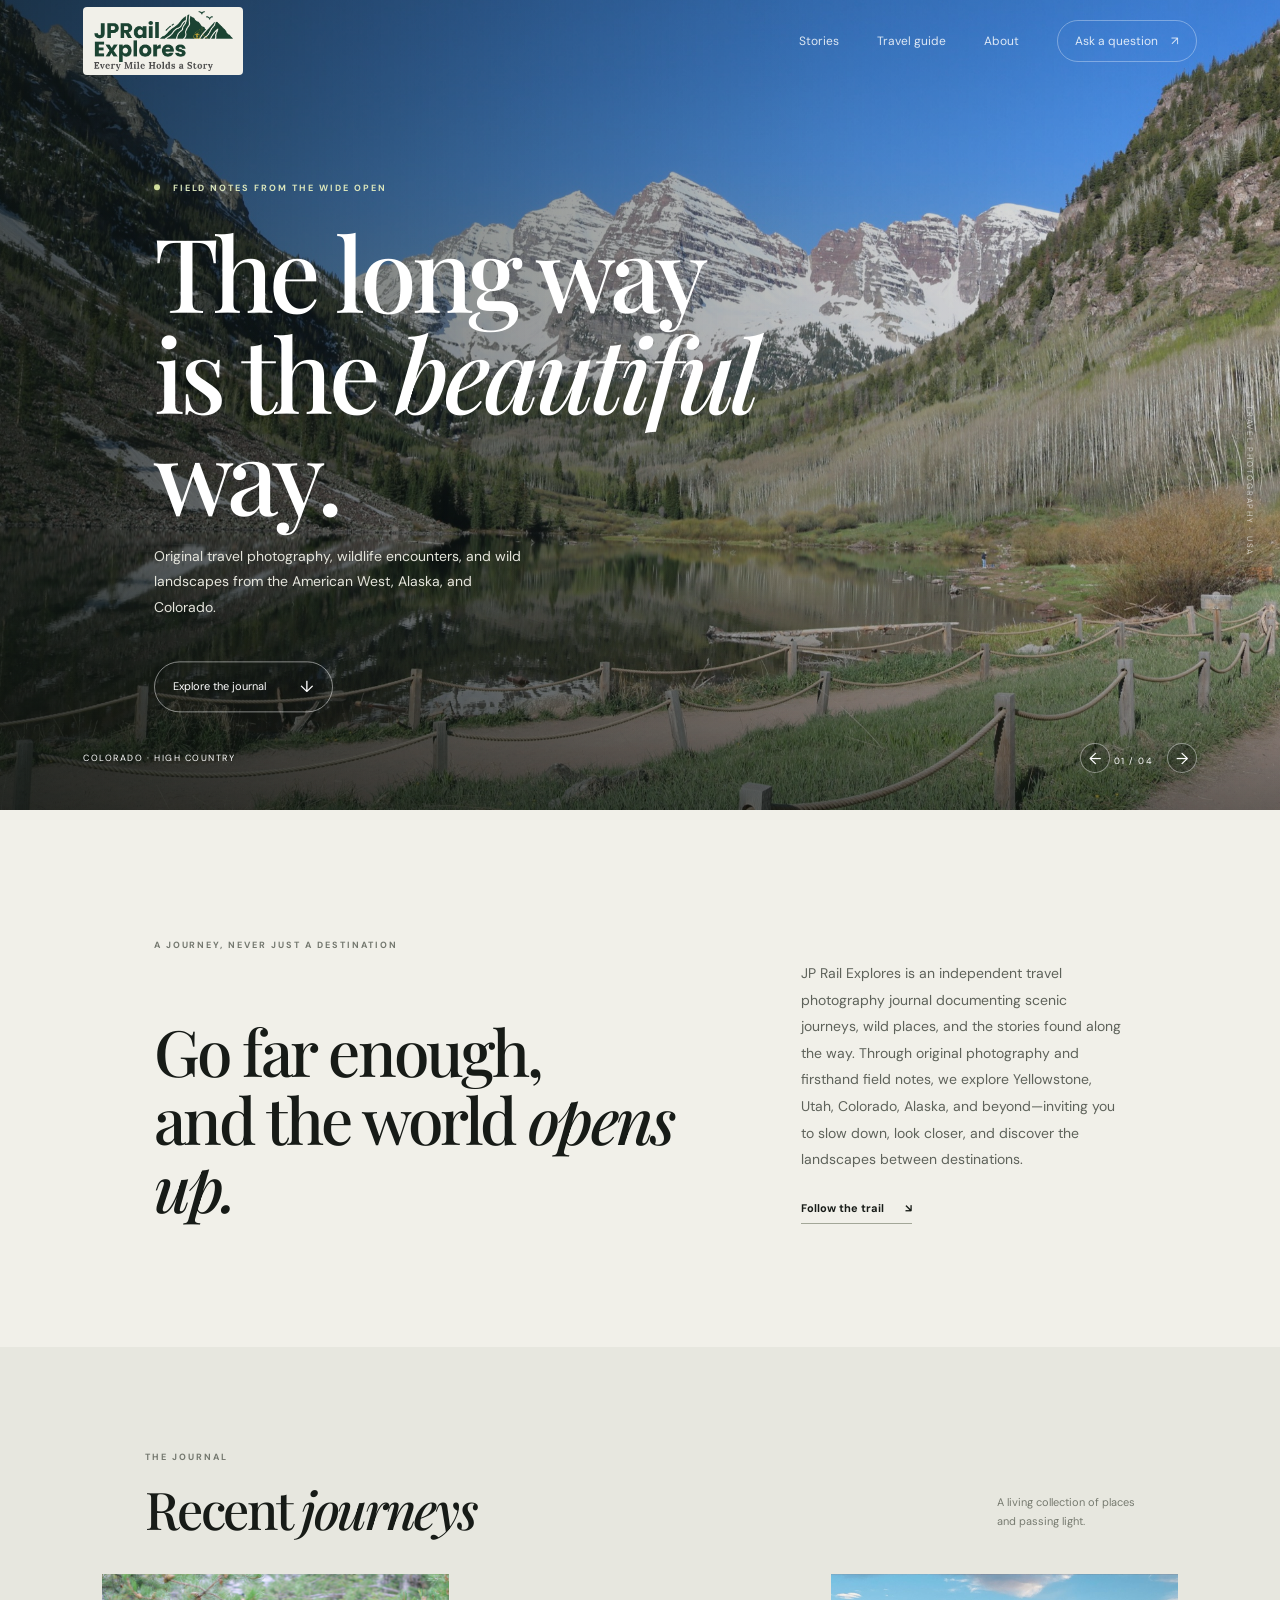
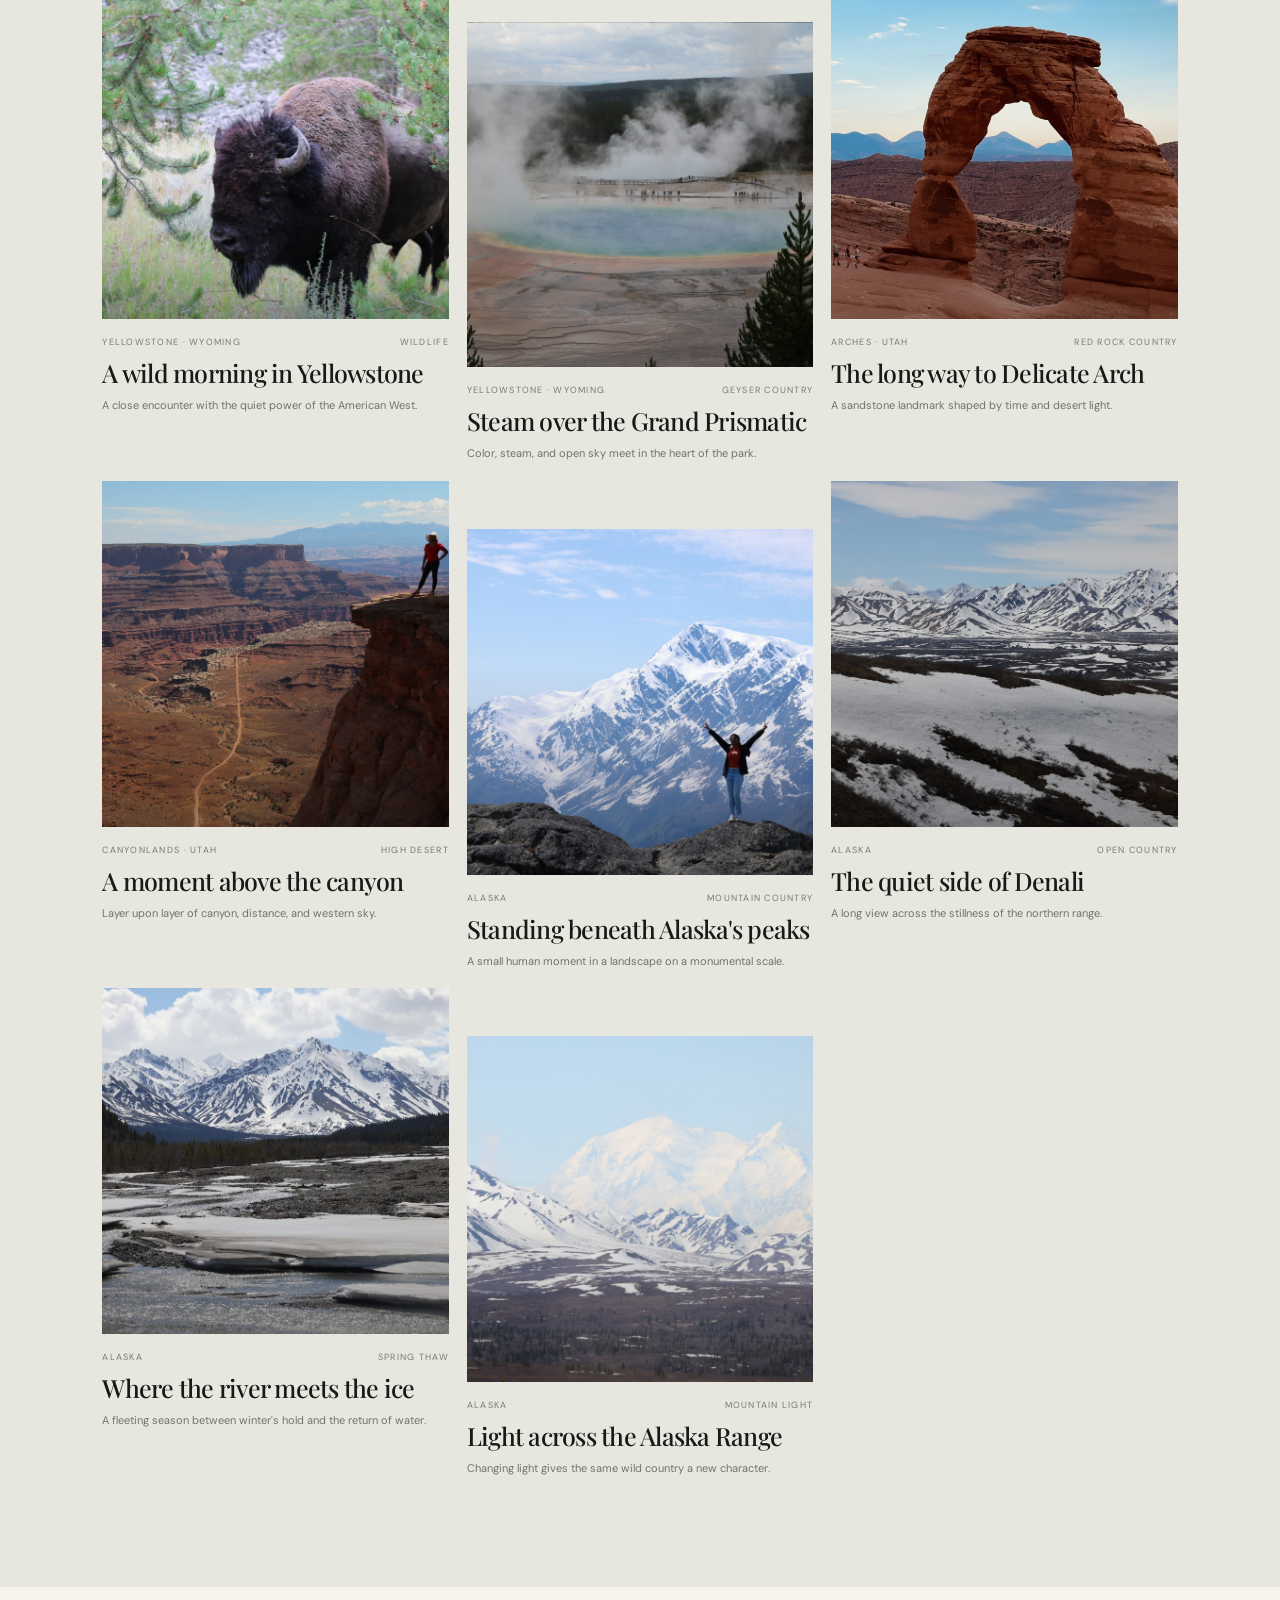
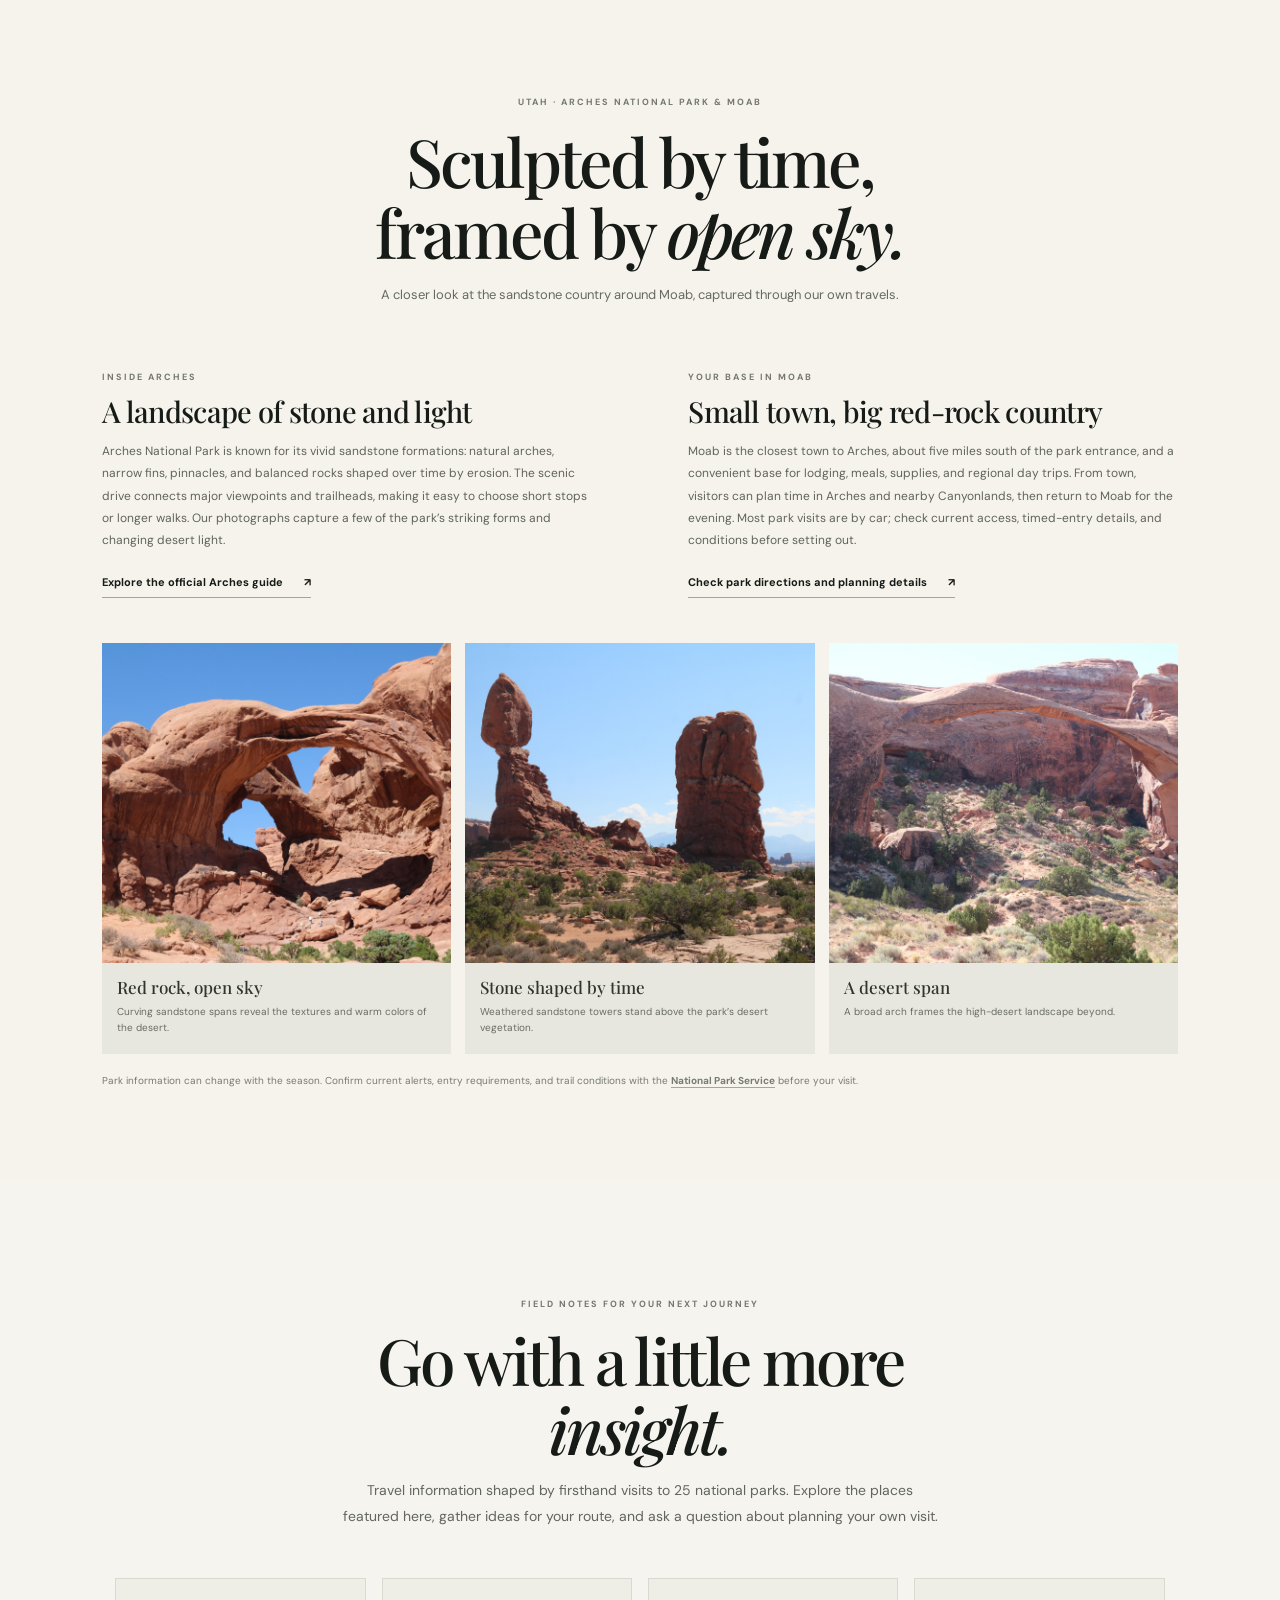
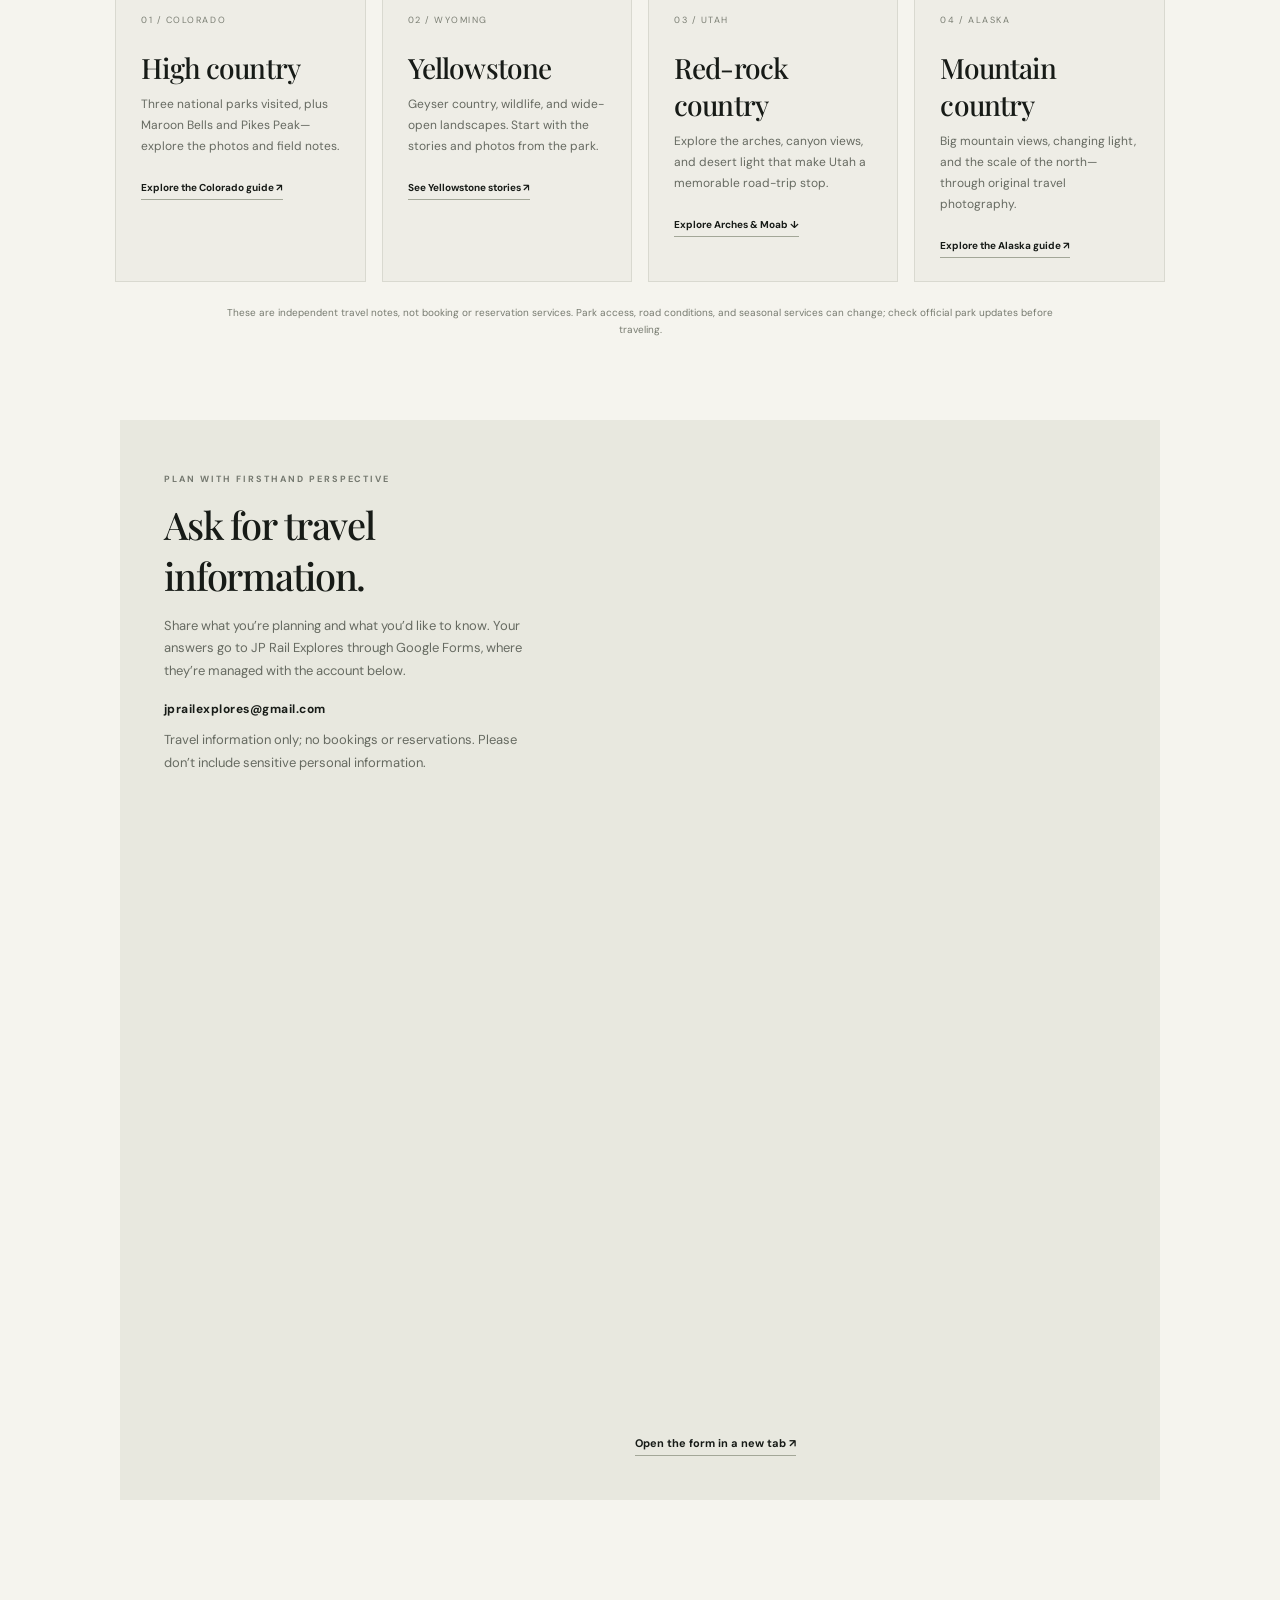
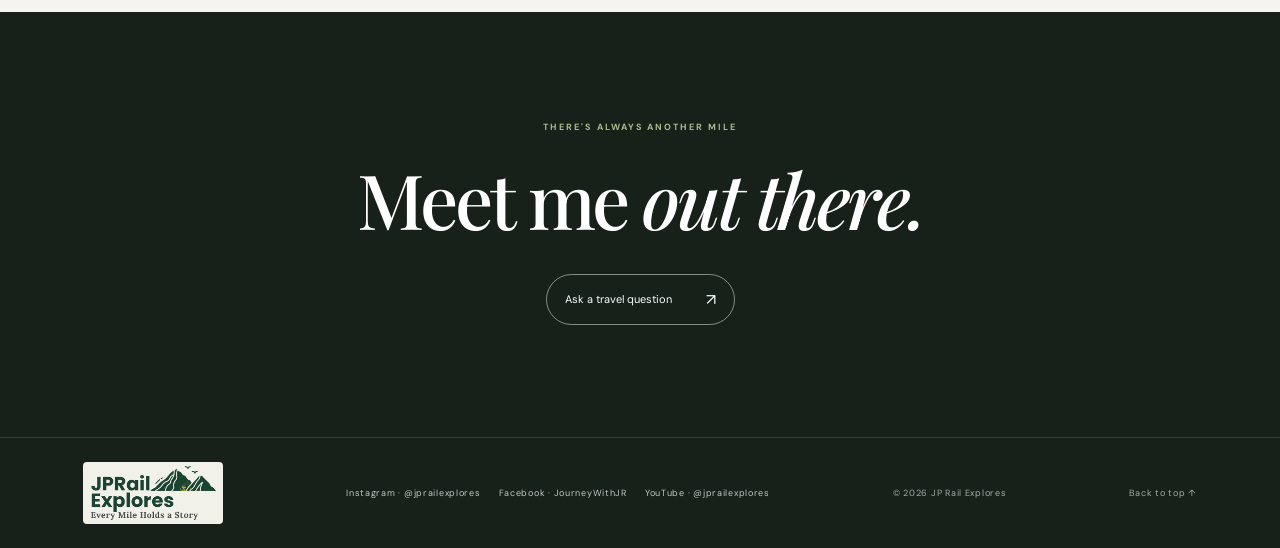
<file: index.html>
<!doctype html>
<html lang="en">
<head>
  <meta charset="utf-8">
  <meta name="viewport" content="width=device-width, initial-scale=1">
  <meta name="theme-color" content="#111511">
  <meta name="description" content="JP Rail Explores is an independent travel photography journal capturing wildlife, red-rock country, and mountain landscapes across Yellowstone, Utah, Colorado, Alaska, and beyond.">
  <meta property="og:title" content="JP Rail Explores — Journeys, framed">
  <meta property="og:description" content="Original travel photography and field notes from the wild places and scenic routes of the American West, Alaska, and Colorado.">
  <meta property="og:type" content="website">
  <title>JP Rail Explores — Journeys, framed</title>
  <link rel="stylesheet" href="styles.css?v=20261002-colorado1">
  <link rel="icon" type="image/png" sizes="64x64" href="assets/favicon.png">
</head>
<body>
  <header class="topbar">
    <a class="wordmark" href="#top" aria-label="JP Rail Explores home"><img src="assets/jp-rail-explores-logo.png" alt="JP Rail Explores — Every Mile Holds a Story"></a>
    <nav aria-label="Main navigation"><a href="#stories">Stories</a><a href="#guide">Travel guide</a><a href="#about">About</a><a class="nav-cta" href="#request">Ask a question <span>↗</span></a></nav>
  </header>

  <main id="top">
    <section class="hero" aria-labelledby="hero-title">
      <a class="hero-destination" id="hero-destination" href="colorado.html" aria-label="Explore the Colorado travel guide"><div class="hero-image" id="hero-image"></div></a>
      <div class="hero-shade"></div>
      <div class="hero-content"><p class="eyebrow"><span class="live-dot"></span> FIELD NOTES FROM THE WIDE OPEN</p><h1 id="hero-title">The long way<br>is the <em>beautiful</em> way.</h1><p class="hero-copy">Original travel photography, wildlife encounters, and wild landscapes from the American West, Alaska, and Colorado.</p><a class="round-link" href="#stories">Explore the journal <span>↓</span></a></div>
      <div class="hero-caption"><span id="hero-caption">ALASKA</span><span><button class="hero-arrow" id="hero-prev" aria-label="Previous featured destination">←</button> <span id="hero-index">01</span> / <span id="hero-total">04</span> <button class="hero-arrow" id="hero-next" aria-label="Next featured destination">→</button></span></div>
      <div class="hero-side">TRAVEL PHOTOGRAPHY · USA</div>
    </section>

    <section class="intro" id="about"><p class="eyebrow dark">A JOURNEY, NEVER JUST A DESTINATION</p><div class="intro-grid"><h2>Go far enough,<br>and the world <em>opens up.</em></h2><div><p>JP Rail Explores is an independent travel photography journal documenting scenic journeys, wild places, and the stories found along the way. Through original photography and firsthand field notes, we explore Yellowstone, Utah, Colorado, Alaska, and beyond—inviting you to slow down, look closer, and discover the landscapes between destinations.</p><a class="text-link" href="#stories">Follow the trail <span>↘</span></a></div></div></section>

    <section class="stories" id="stories"><div class="section-head"><div><p class="eyebrow dark">THE JOURNAL</p><h2>Recent <em>journeys</em></h2></div><p class="section-note">A living collection of places<br>and passing light.</p></div><div class="story-grid" id="story-grid" aria-live="polite"></div></section>

    <section class="arches-section" id="arches-moab" aria-labelledby="arches-title">
      <div class="arches-heading">
        <p class="eyebrow dark">UTAH · ARCHES NATIONAL PARK &amp; MOAB</p>
        <h2 id="arches-title">Sculpted by time,<br>framed by <em>open sky.</em></h2>
        <p class="arches-lead">A closer look at the sandstone country around Moab, captured through our own travels.</p>
      </div>
      <div class="arches-copy-grid">
        <article>
          <p class="eyebrow dark">INSIDE ARCHES</p>
          <h3>A landscape of stone and light</h3>
          <p>Arches National Park is known for its vivid sandstone formations: natural arches, narrow fins, pinnacles, and balanced rocks shaped over time by erosion. The scenic drive connects major viewpoints and trailheads, making it easy to choose short stops or longer walks. Our photographs capture a few of the park’s striking forms and changing desert light.</p>
          <a class="text-link" href="https://www.nps.gov/arch/index.htm" target="_blank" rel="noopener noreferrer">Explore the official Arches guide <span>↗</span></a>
        </article>
        <article>
          <p class="eyebrow dark">YOUR BASE IN MOAB</p>
          <h3>Small town, big red-rock country</h3>
          <p>Moab is the closest town to Arches, about five miles south of the park entrance, and a convenient base for lodging, meals, supplies, and regional day trips. From town, visitors can plan time in Arches and nearby Canyonlands, then return to Moab for the evening. Most park visits are by car; check current access, timed-entry details, and conditions before setting out.</p>
          <a class="text-link" href="https://www.nps.gov/arch/planyourvisit/directions.htm" target="_blank" rel="noopener noreferrer">Check park directions and planning details <span>↗</span></a>
        </article>
      </div>
      <div class="arches-gallery" aria-label="Arches National Park photographs">
        <figure><img src="photos/arches-red-rock-spans.jpg" alt="Layered red sandstone arches beneath a clear blue sky" loading="lazy"><figcaption><strong>Red rock, open sky</strong><span>Curving sandstone spans reveal the textures and warm colors of the desert.</span></figcaption></figure>
        <figure><img src="photos/arches-balanced-rock.jpg" alt="Sculptural red sandstone formations rising above the desert floor" loading="lazy"><figcaption><strong>Stone shaped by time</strong><span>Weathered sandstone towers stand above the park’s desert vegetation.</span></figcaption></figure>
        <figure><img src="photos/arches-high-desert-span.jpg" alt="A broad natural sandstone arch spanning a desert landscape" loading="lazy"><figcaption><strong>A desert span</strong><span>A broad arch frames the high-desert landscape beyond.</span></figcaption></figure>
      </div>
      <p class="arches-note">Park information can change with the season. Confirm current alerts, entry requirements, and trail conditions with the <a href="https://www.nps.gov/arch/planyourvisit/conditions.htm" target="_blank" rel="noopener noreferrer">National Park Service</a> before your visit.</p>
    </section>

    <section class="guide" id="guide" aria-labelledby="guide-title">
      <div class="guide-intro"><p class="eyebrow dark">FIELD NOTES FOR YOUR NEXT JOURNEY</p><h2 id="guide-title">Go with a little more <em>insight.</em></h2><p>Travel information shaped by firsthand visits to 25 national parks. Explore the places featured here, gather ideas for your route, and ask a question about planning your own visit.</p></div>
      <div class="guide-cards guide-cards-colorado">
        <article class="guide-card" id="guide-colorado"><span>01 / COLORADO</span><h3>High country</h3><p>Three national parks visited, plus Maroon Bells and Pikes Peak—explore the photos and field notes.</p><a href="colorado.html">Explore the Colorado guide ↗</a></article>
        <article class="guide-card" id="guide-yellowstone"><span>02 / WYOMING</span><h3>Yellowstone</h3><p>Geyser country, wildlife, and wide-open landscapes. Start with the stories and photos from the park.</p><a href="#stories">See Yellowstone stories ↗</a></article>
        <article class="guide-card" id="guide-utah"><span>03 / UTAH</span><h3>Red-rock country</h3><p>Explore the arches, canyon views, and desert light that make Utah a memorable road-trip stop.</p><a href="#arches-moab">Explore Arches &amp; Moab ↓</a></article>
        <article class="guide-card" id="guide-alaska"><span>04 / ALASKA</span><h3>Mountain country</h3><p>Big mountain views, changing light, and the scale of the north—through original travel photography.</p><a href="alaska.html">Explore the Alaska guide ↗</a></article>
      </div>
      <p class="guide-note">These are independent travel notes, not booking or reservation services. Park access, road conditions, and seasonal services can change; check official park updates before traveling.</p>
      <div class="request-panel" id="request"><div><p class="eyebrow dark">PLAN WITH FIRSTHAND PERSPECTIVE</p><h3>Ask for travel information.</h3><p>Share what you’re planning and what you’d like to know. Your answers go to JP Rail Explores through Google Forms, where they’re managed with the account below.</p><p class="request-email">jprailexplores@gmail.com</p><p class="form-note">Travel information only; no bookings or reservations. Please don’t include sensitive personal information.</p></div>
        <div class="online-form"><iframe title="JP Rail Explores travel information request form" src="https://docs.google.com/forms/d/e/1FAIpQLSdDs-veJ_ku_JM8qxILo8qp4ORfpNAqQkBWM69fjj8xAZWIZg/viewform?embedded=true" loading="lazy">Loading form…</iframe><a class="form-fallback" href="https://docs.google.com/forms/d/e/1FAIpQLSdDs-veJ_ku_JM8qxILo8qp4ORfpNAqQkBWM69fjj8xAZWIZg/viewform" target="_blank" rel="noopener noreferrer">Open the form in a new tab ↗</a></div>
      </div>
    </section>
    <section class="closing"><p class="eyebrow">THERE'S ALWAYS ANOTHER MILE</p><h2>Meet me <em>out there.</em></h2><a class="round-link" href="#request">Ask a travel question <span>↗</span></a></section>
  </main>

  <footer><a class="wordmark" href="#top" aria-label="JP Rail Explores home"><img src="assets/jp-rail-explores-logo.png" alt="JP Rail Explores — Every Mile Holds a Story"></a><nav class="social-links" id="social-links" aria-label="Social media"></nav><span>© <span id="year"></span> JP Rail Explores</span><a href="#top">Back to top ↑</a></footer>
  <script src="trips.js?v=20261001-alaska1"></script>
  <script src="site.js?v=20261002-colorado1"></script>
</body>
</html>
</file>
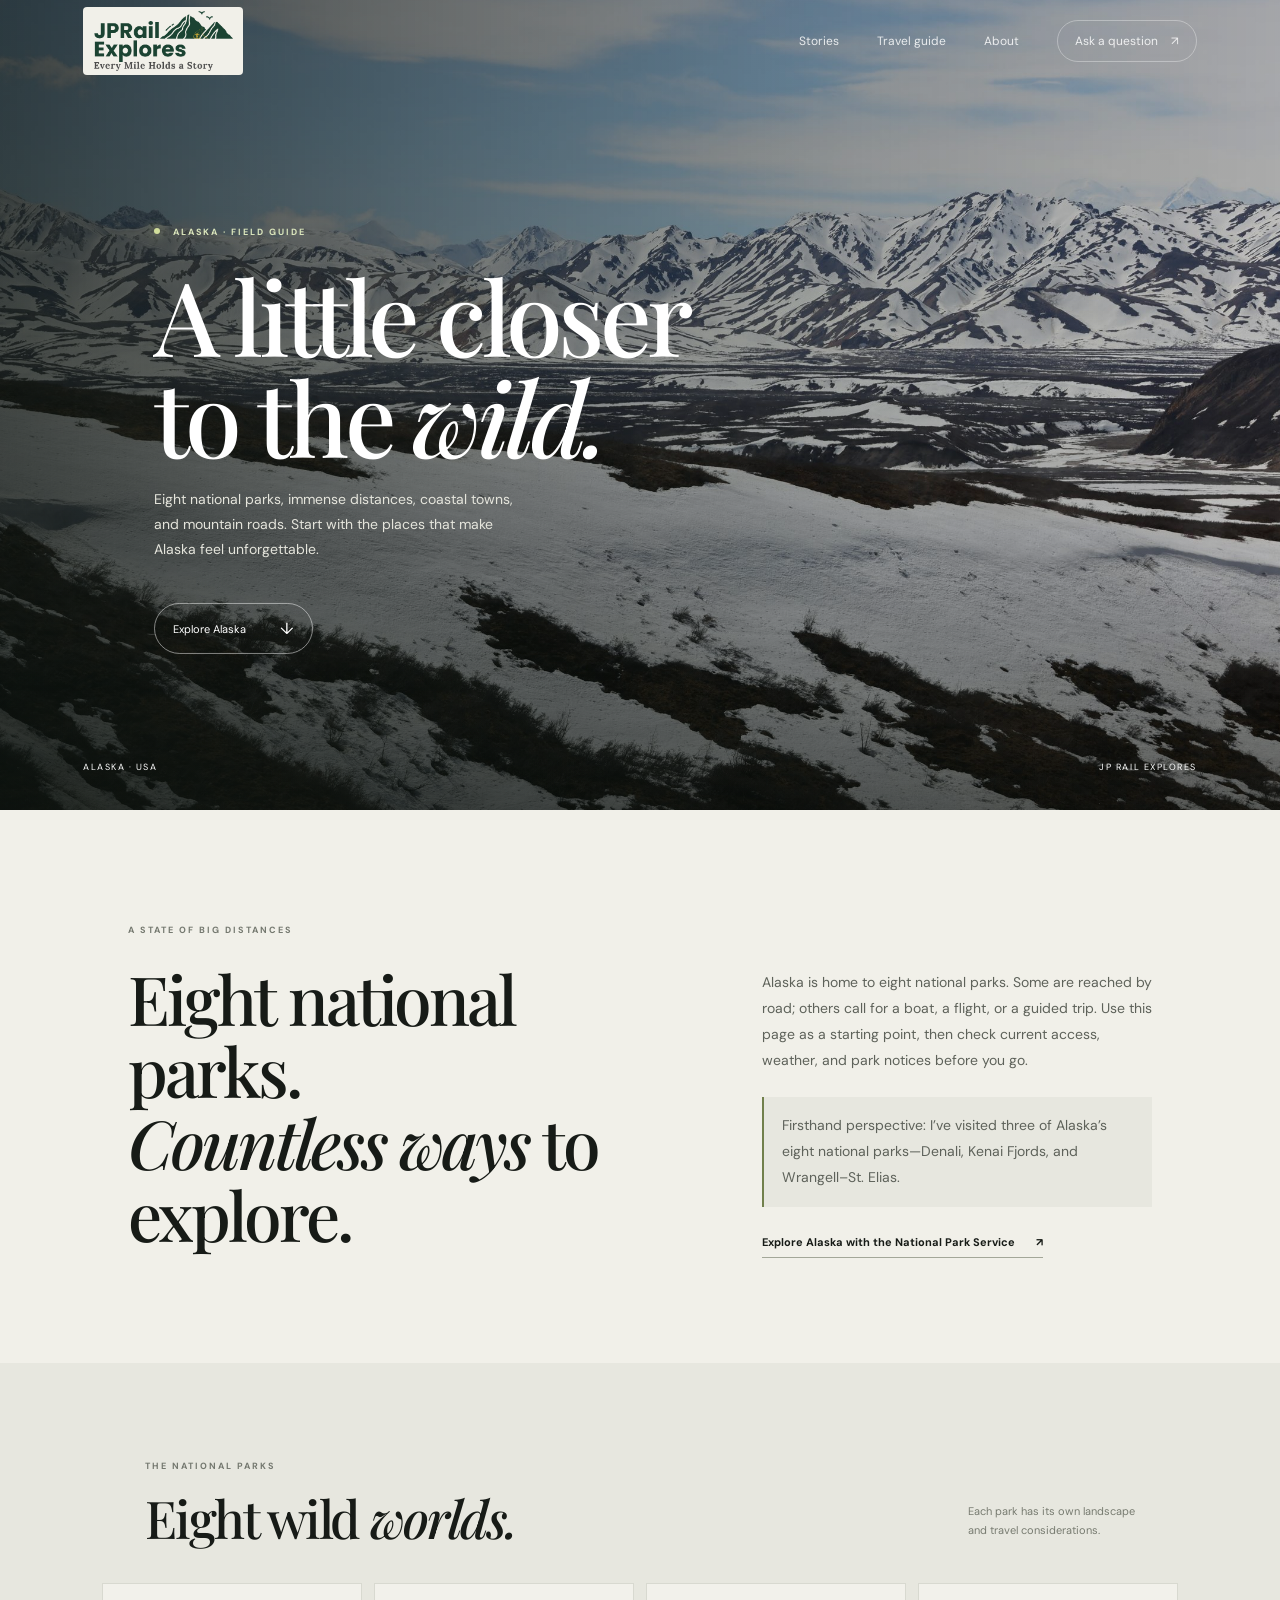
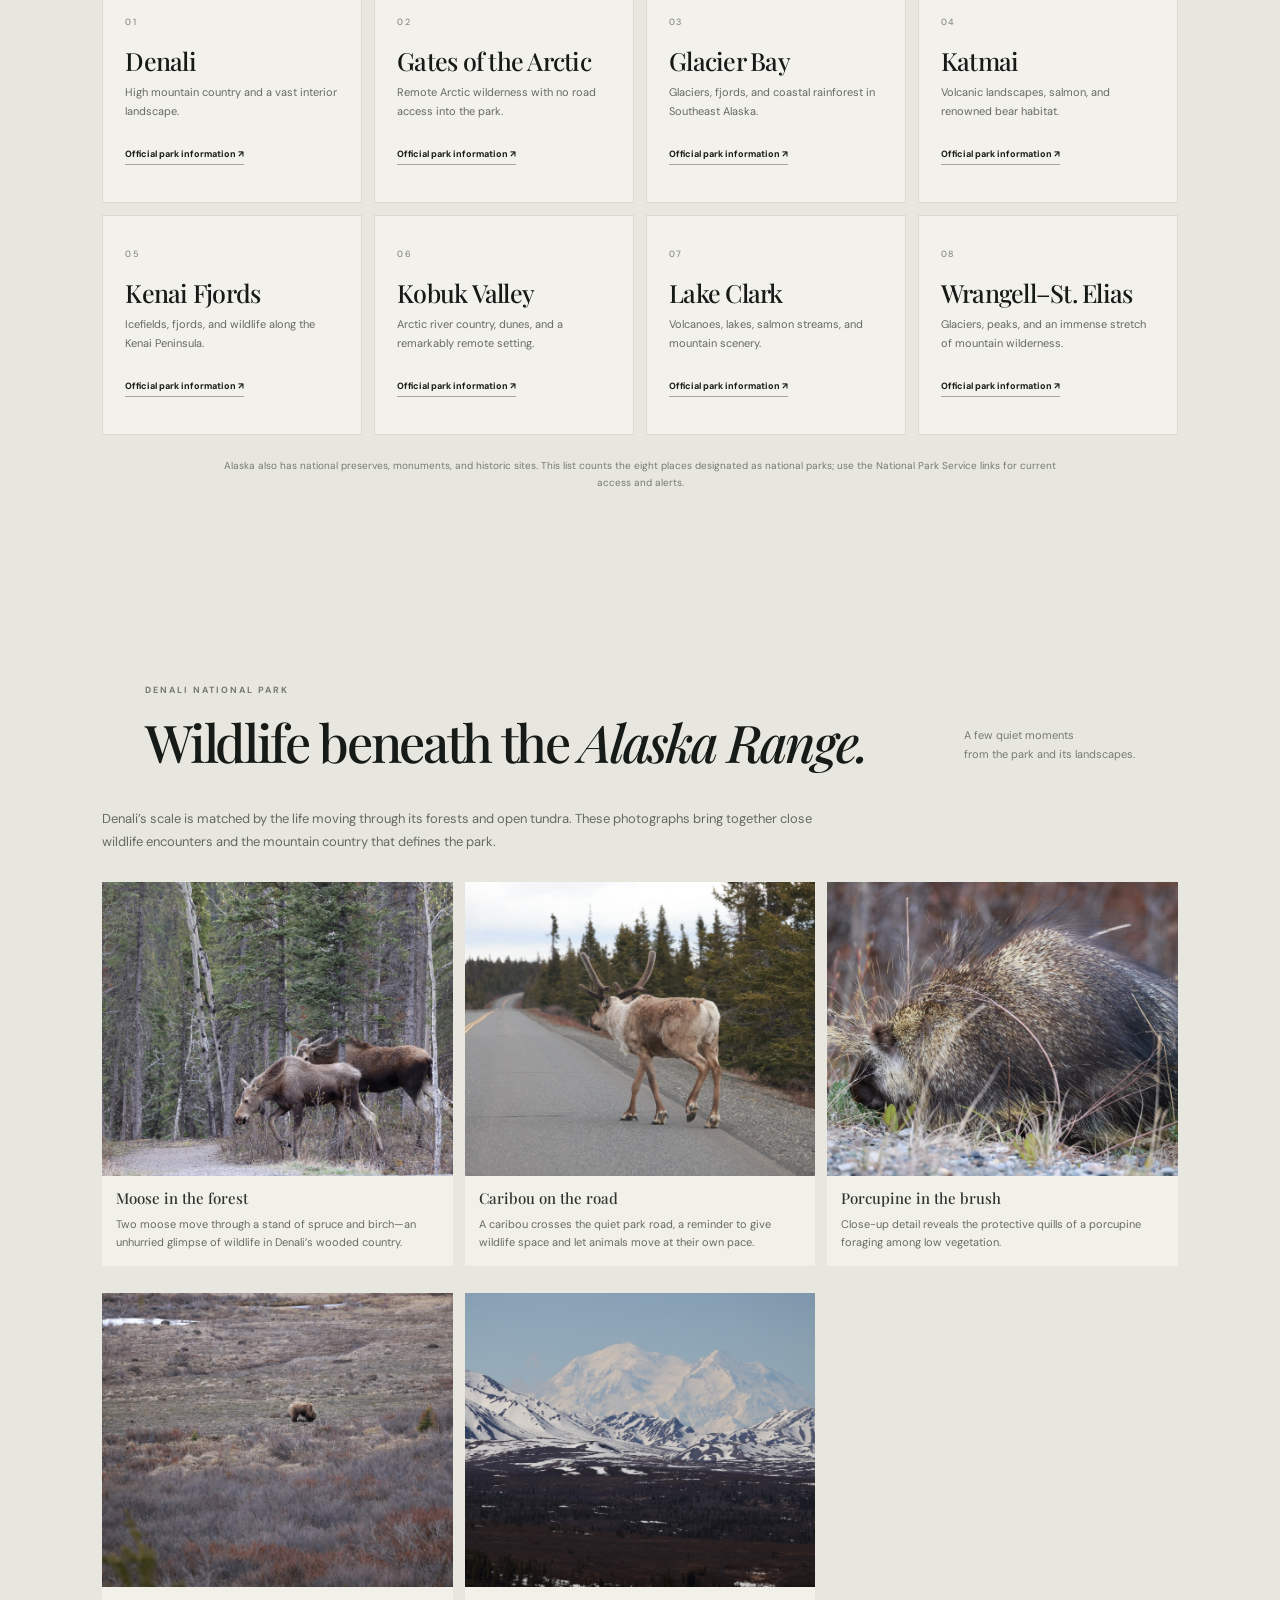
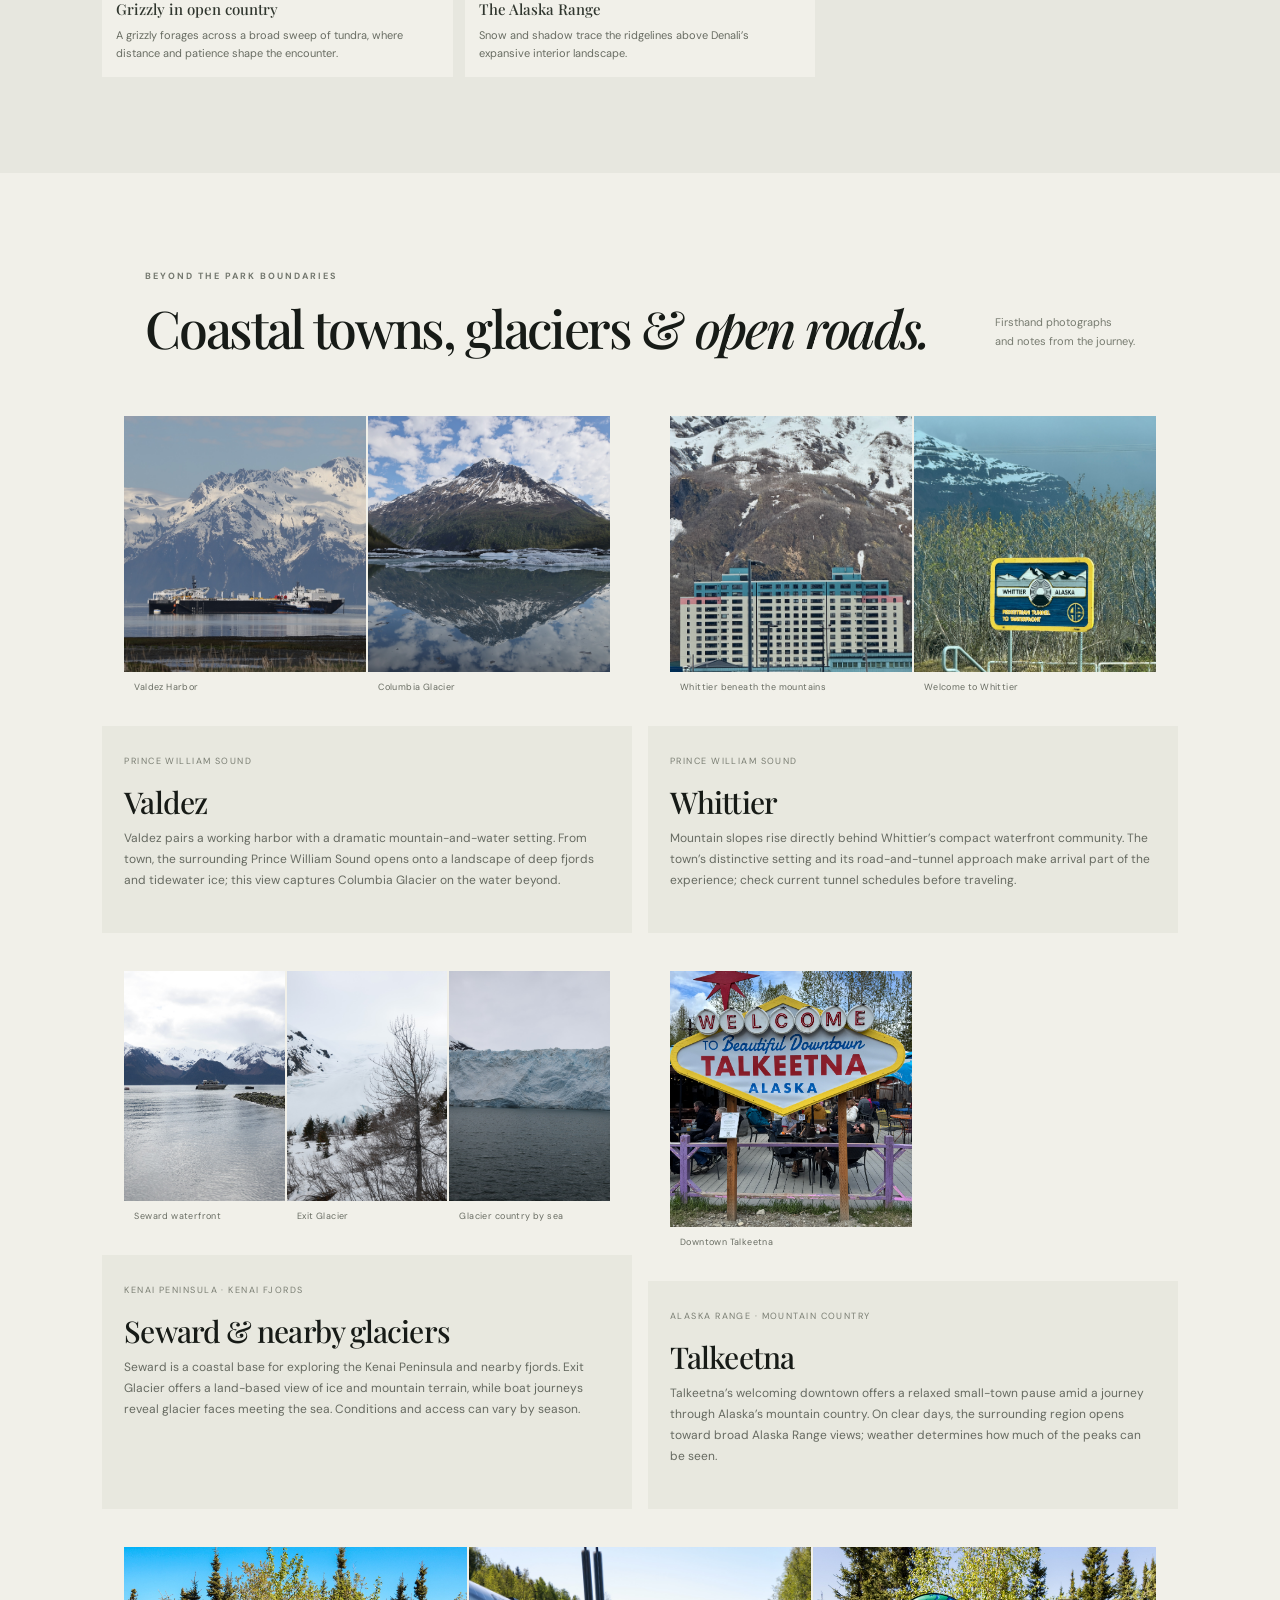
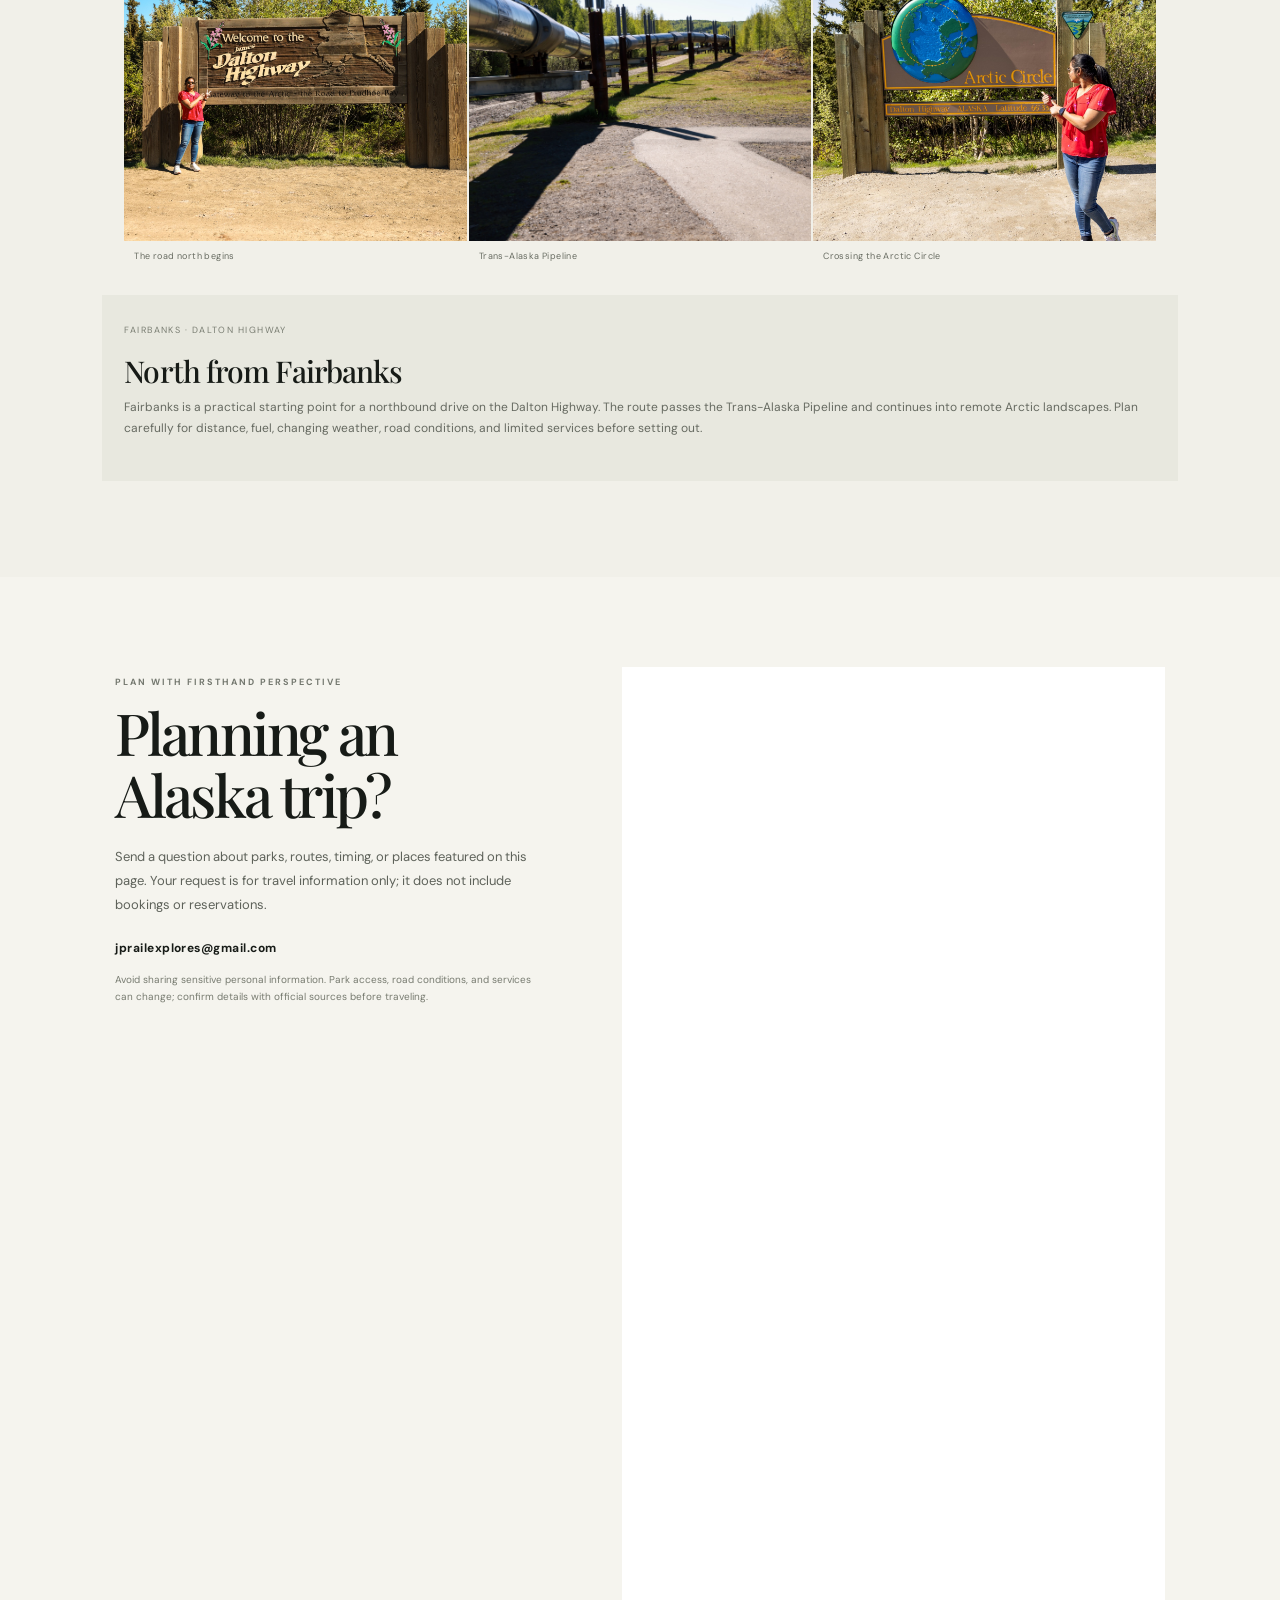
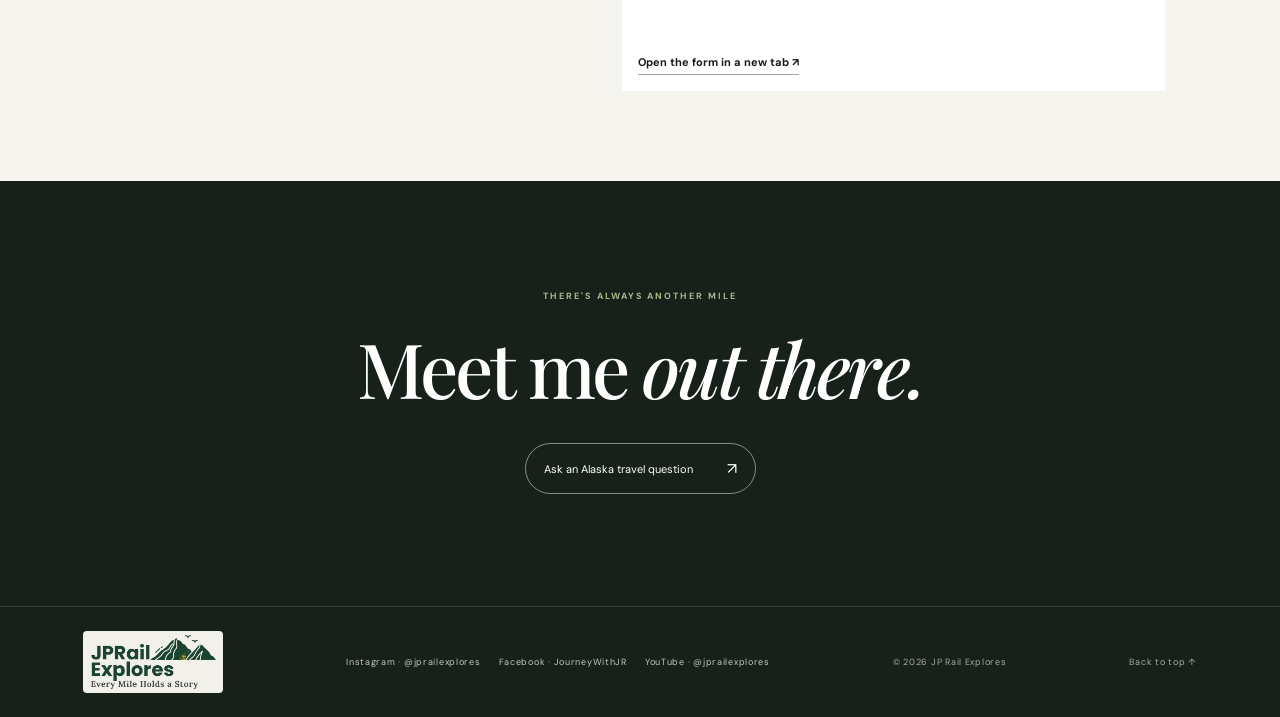
<file: alaska.html>
<!doctype html>
<html lang="en">
<head>
  <meta charset="utf-8">
  <meta name="viewport" content="width=device-width, initial-scale=1">
  <meta name="theme-color" content="#111511">
  <meta name="description" content="Explore Alaska's eight national parks, scenic places including Valdez and Whittier, and the Dalton Highway through JP Rail Explores travel notes and photography.">
  <meta property="og:title" content="Alaska Travel Guide — JP Rail Explores">
  <meta property="og:description" content="A photo-led introduction to Alaska's national parks, Valdez, Whittier, and the Dalton Highway.">
  <meta property="og:type" content="website">
  <title>Alaska Travel Guide — JP Rail Explores</title>
  <link rel="stylesheet" href="styles.css?v=20261002-alaska2">
  <link rel="icon" type="image/png" sizes="64x64" href="assets/favicon.png">
</head>
<body class="alaska-page">
  <header class="topbar">
    <a class="wordmark" href="index.html#top" aria-label="JP Rail Explores home"><img src="assets/jp-rail-explores-logo.png" alt="JP Rail Explores — Every Mile Holds a Story"></a>
    <nav aria-label="Main navigation"><a href="index.html#stories">Stories</a><a href="index.html#guide">Travel guide</a><a href="index.html#about">About</a><a class="nav-cta" href="#request">Ask a question <span>↗</span></a></nav>
  </header>
  <main id="top">
    <section class="hero alaska-hero" aria-labelledby="alaska-title">
      <div class="hero-image alaska-hero-image" role="img" aria-label="Snow-covered Alaska Range beneath a wide blue sky"></div>
      <div class="hero-shade"></div>
      <div class="hero-content"><p class="eyebrow"><span class="live-dot"></span> ALASKA · FIELD GUIDE</p><h1 id="alaska-title">A little closer<br>to the <em>wild.</em></h1><p class="hero-copy">Eight national parks, immense distances, coastal towns, and mountain roads. Start with the places that make Alaska feel unforgettable.</p><a class="round-link" href="#parks">Explore Alaska <span>↓</span></a></div>
      <div class="hero-caption"><span>ALASKA · USA</span><a href="index.html#top">JP RAIL EXPLORES</a></div>
    </section>
    <section class="alaska-intro"><p class="eyebrow dark">A STATE OF BIG DISTANCES</p><div class="alaska-intro-grid"><h2>Eight national parks.<br><em>Countless ways</em> to explore.</h2><div><p>Alaska is home to eight national parks. Some are reached by road; others call for a boat, a flight, or a guided trip. Use this page as a starting point, then check current access, weather, and park notices before you go.</p><p class="firsthand-note">Firsthand perspective: I’ve visited three of Alaska’s eight national parks—Denali, Kenai Fjords, and Wrangell–St. Elias.</p><a class="text-link" href="https://www.nps.gov/state/ak/index.htm" target="_blank" rel="noopener noreferrer">Explore Alaska with the National Park Service <span>↗</span></a></div></div></section>
    <section class="alaska-parks" id="parks"><div class="section-head"><div><p class="eyebrow dark">THE NATIONAL PARKS</p><h2>Eight wild <em>worlds.</em></h2></div><p class="section-note">Each park has its own landscape<br>and travel considerations.</p></div>
      <div class="park-grid">
        <a class="park-card" href="https://www.nps.gov/dena/index.htm" target="_blank" rel="noopener noreferrer"><span>01</span><h3>Denali</h3><p>High mountain country and a vast interior landscape.</p><b>Official park information ↗</b></a>
        <a class="park-card" href="https://www.nps.gov/gaar/index.htm" target="_blank" rel="noopener noreferrer"><span>02</span><h3>Gates of the Arctic</h3><p>Remote Arctic wilderness with no road access into the park.</p><b>Official park information ↗</b></a>
        <a class="park-card" href="https://www.nps.gov/glba/index.htm" target="_blank" rel="noopener noreferrer"><span>03</span><h3>Glacier Bay</h3><p>Glaciers, fjords, and coastal rainforest in Southeast Alaska.</p><b>Official park information ↗</b></a>
        <a class="park-card" href="https://www.nps.gov/katm/index.htm" target="_blank" rel="noopener noreferrer"><span>04</span><h3>Katmai</h3><p>Volcanic landscapes, salmon, and renowned bear habitat.</p><b>Official park information ↗</b></a>
        <a class="park-card" href="https://www.nps.gov/kefj/index.htm" target="_blank" rel="noopener noreferrer"><span>05</span><h3>Kenai Fjords</h3><p>Icefields, fjords, and wildlife along the Kenai Peninsula.</p><b>Official park information ↗</b></a>
        <a class="park-card" href="https://www.nps.gov/kova/index.htm" target="_blank" rel="noopener noreferrer"><span>06</span><h3>Kobuk Valley</h3><p>Arctic river country, dunes, and a remarkably remote setting.</p><b>Official park information ↗</b></a>
        <a class="park-card" href="https://www.nps.gov/lacl/index.htm" target="_blank" rel="noopener noreferrer"><span>07</span><h3>Lake Clark</h3><p>Volcanoes, lakes, salmon streams, and mountain scenery.</p><b>Official park information ↗</b></a>
        <a class="park-card" href="https://www.nps.gov/wrst/index.htm" target="_blank" rel="noopener noreferrer"><span>08</span><h3>Wrangell–St. Elias</h3><p>Glaciers, peaks, and an immense stretch of mountain wilderness.</p><b>Official park information ↗</b></a>
      </div>
      <p class="guide-note">Alaska also has national preserves, monuments, and historic sites. This list counts the eight places designated as national parks; use the National Park Service links for current access and alerts.</p>
    </section>
    <section class="alaska-gallery denali-feature" id="denali"><div class="section-head"><div><p class="eyebrow dark">DENALI NATIONAL PARK</p><h2>Wildlife beneath the <em>Alaska Range.</em></h2></div><p class="section-note">A few quiet moments<br>from the park and its landscapes.</p></div><p class="feature-intro">Denali’s scale is matched by the life moving through its forests and open tundra. These photographs bring together close wildlife encounters and the mountain country that defines the park.</p><div class="alaska-photo-grid denali-photo-grid"><figure><img src="photos/denali-moose.jpg" alt="Two moose moving through a wooded area in Denali" loading="lazy"><figcaption><strong>Moose in the forest</strong><span>Two moose move through a stand of spruce and birch—an unhurried glimpse of wildlife in Denali’s wooded country.</span></figcaption></figure><figure><img src="photos/denali-caribou.jpg" alt="Caribou crossing a road bordered by spruce forest" loading="lazy"><figcaption><strong>Caribou on the road</strong><span>A caribou crosses the quiet park road, a reminder to give wildlife space and let animals move at their own pace.</span></figcaption></figure><figure><img src="photos/denali-porcupine.jpg" alt="Porcupine foraging among low brush" loading="lazy"><figcaption><strong>Porcupine in the brush</strong><span>Close-up detail reveals the protective quills of a porcupine foraging among low vegetation.</span></figcaption></figure><figure><img src="photos/denali-grizzly.jpg" alt="Grizzly bear foraging in open tundra" loading="lazy"><figcaption><strong>Grizzly in open country</strong><span>A grizzly forages across a broad sweep of tundra, where distance and patience shape the encounter.</span></figcaption></figure><figure><img src="photos/denali-range.jpg" alt="The snow-covered Denali mountain range rising above the tundra" loading="lazy"><figcaption><strong>The Alaska Range</strong><span>Snow and shadow trace the ridgelines above Denali’s expansive interior landscape.</span></figcaption></figure></div></section>
    <section class="alaska-places" id="places"><div class="section-head"><div><p class="eyebrow dark">BEYOND THE PARK BOUNDARIES</p><h2>Coastal towns, glaciers & <em>open roads.</em></h2></div><p class="section-note">Firsthand photographs<br>and notes from the journey.</p></div>
      <div class="place-grid destination-grid">
        <article class="place-card destination-card"><div class="destination-photos"><figure><img src="photos/valdez-harbor.jpg" alt="Harbor vessel on calm water beneath the snow-covered mountains near Valdez" loading="lazy"><figcaption>Valdez Harbor</figcaption></figure><figure><img src="photos/columbia-glacier.jpg" alt="Columbia Glacier and its icy blue face meeting the water" loading="lazy"><figcaption>Columbia Glacier</figcaption></figure></div><div class="place-copy"><span>PRINCE WILLIAM SOUND</span><h3>Valdez</h3><p>Valdez pairs a working harbor with a dramatic mountain-and-water setting. From town, the surrounding Prince William Sound opens onto a landscape of deep fjords and tidewater ice; this view captures Columbia Glacier on the water beyond.</p></div></article>
        <article class="place-card destination-card"><div class="destination-photos"><figure><img src="photos/whittier-city.jpg?v=20261002-1" alt="Whittier’s distinctive apartment building beneath a snow-covered mountain" loading="lazy"><figcaption>Whittier beneath the mountains</figcaption></figure><figure><img src="photos/whittier-sign.jpg?v=20261002-1" alt="Whittier, Alaska sign beside the road to the waterfront" loading="lazy"><figcaption>Welcome to Whittier</figcaption></figure></div><div class="place-copy"><span>PRINCE WILLIAM SOUND</span><h3>Whittier</h3><p>Mountain slopes rise directly behind Whittier’s compact waterfront community. The town’s distinctive setting and its road-and-tunnel approach make arrival part of the experience; check current tunnel schedules before traveling.</p></div></article>
        <article class="place-card destination-card"><div class="destination-photos destination-photos-trio"><figure><img src="photos/seward-waterfront.jpg" alt="A boat on calm water with the snowy mountains near Seward beyond" loading="lazy"><figcaption>Seward waterfront</figcaption></figure><figure><img src="photos/exit-glacier.jpg" alt="Exit Glacier extending through a snow-covered mountain valley" loading="lazy"><figcaption>Exit Glacier</figcaption></figure><figure><img src="photos/seward-coastal-glacier.jpg" alt="A wide tidewater glacier meeting the water along the Kenai Fjords coast" loading="lazy"><figcaption>Glacier country by sea</figcaption></figure></div><div class="place-copy"><span>KENAI PENINSULA · KENAI FJORDS</span><h3>Seward & nearby glaciers</h3><p>Seward is a coastal base for exploring the Kenai Peninsula and nearby fjords. Exit Glacier offers a land-based view of ice and mountain terrain, while boat journeys reveal glacier faces meeting the sea. Conditions and access can vary by season.</p></div></article>
        <article class="place-card destination-card"><div class="destination-photos"><figure><img src="photos/talkeetna.jpg?v=20261002-1" alt="Welcome sign in downtown Talkeetna, Alaska" loading="lazy"><figcaption>Downtown Talkeetna</figcaption></figure></div><div class="place-copy"><span>ALASKA RANGE · MOUNTAIN COUNTRY</span><h3>Talkeetna</h3><p>Talkeetna’s welcoming downtown offers a relaxed small-town pause amid a journey through Alaska’s mountain country. On clear days, the surrounding region opens toward broad Alaska Range views; weather determines how much of the peaks can be seen.</p></div></article>
        <article class="place-card destination-card destination-card-wide"><div class="destination-photos destination-photos-trio"><figure><img src="photos/dalton-welcome.jpg" alt="Traveler beside the welcome sign for the James Dalton Highway" loading="lazy"><figcaption>The road north begins</figcaption></figure><figure><img src="photos/trans-alaska-pipeline.jpg" alt="The Trans-Alaska Pipeline running through a forest clearing" loading="lazy"><figcaption>Trans-Alaska Pipeline</figcaption></figure><figure><img src="photos/arctic-circle.jpg" alt="Arctic Circle marker along the Dalton Highway in Alaska" loading="lazy"><figcaption>Crossing the Arctic Circle</figcaption></figure></div><div class="place-copy"><span>FAIRBANKS · DALTON HIGHWAY</span><h3>North from Fairbanks</h3><p>Fairbanks is a practical starting point for a northbound drive on the Dalton Highway. The route passes the Trans-Alaska Pipeline and continues into remote Arctic landscapes. Plan carefully for distance, fuel, changing weather, road conditions, and limited services before setting out.</p></div></article>
      </div>
    </section>
    <section class="alaska-request" id="request"><div class="alaska-request-intro"><p class="eyebrow dark">PLAN WITH FIRSTHAND PERSPECTIVE</p><h2>Planning an Alaska trip?</h2><p>Send a question about parks, routes, timing, or places featured on this page. Your request is for travel information only; it does not include bookings or reservations.</p><p class="request-email">jprailexplores@gmail.com</p><p class="form-note">Avoid sharing sensitive personal information. Park access, road conditions, and services can change; confirm details with official sources before traveling.</p></div><div class="online-form"><iframe title="JP Rail Explores Alaska travel information request form" src="https://docs.google.com/forms/d/e/1FAIpQLSdDs-veJ_ku_JM8qxILo8qp4ORfpNAqQkBWM69fjj8xAZWIZg/viewform?embedded=true" loading="lazy">Loading form…</iframe><a class="form-fallback" href="https://docs.google.com/forms/d/e/1FAIpQLSdDs-veJ_ku_JM8qxILo8qp4ORfpNAqQkBWM69fjj8xAZWIZg/viewform" target="_blank" rel="noopener noreferrer">Open the form in a new tab ↗</a></div></section>
    <section class="closing"><p class="eyebrow">THERE'S ALWAYS ANOTHER MILE</p><h2>Meet me <em>out there.</em></h2><a class="round-link" href="#request">Ask an Alaska travel question <span>↗</span></a></section>
  </main>
  <footer><a class="wordmark" href="index.html#top" aria-label="JP Rail Explores home"><img src="assets/jp-rail-explores-logo.png" alt="JP Rail Explores — Every Mile Holds a Story"></a><nav class="social-links" aria-label="Social media"><a href="https://www.instagram.com/jprailexplores/" target="_blank" rel="noopener noreferrer">Instagram · @jprailexplores</a><a href="https://www.facebook.com/journeywithjr/" target="_blank" rel="noopener noreferrer">Facebook · JourneyWithJR</a><a href="https://www.youtube.com/@jprailexplores" target="_blank" rel="noopener noreferrer">YouTube · @jprailexplores</a></nav><span>© <span id="year"></span> JP Rail Explores</span><a href="#top">Back to top ↑</a></footer>
  <script>document.getElementById('year').textContent = new Date().getFullYear();</script>
</body>
</html>
</file>
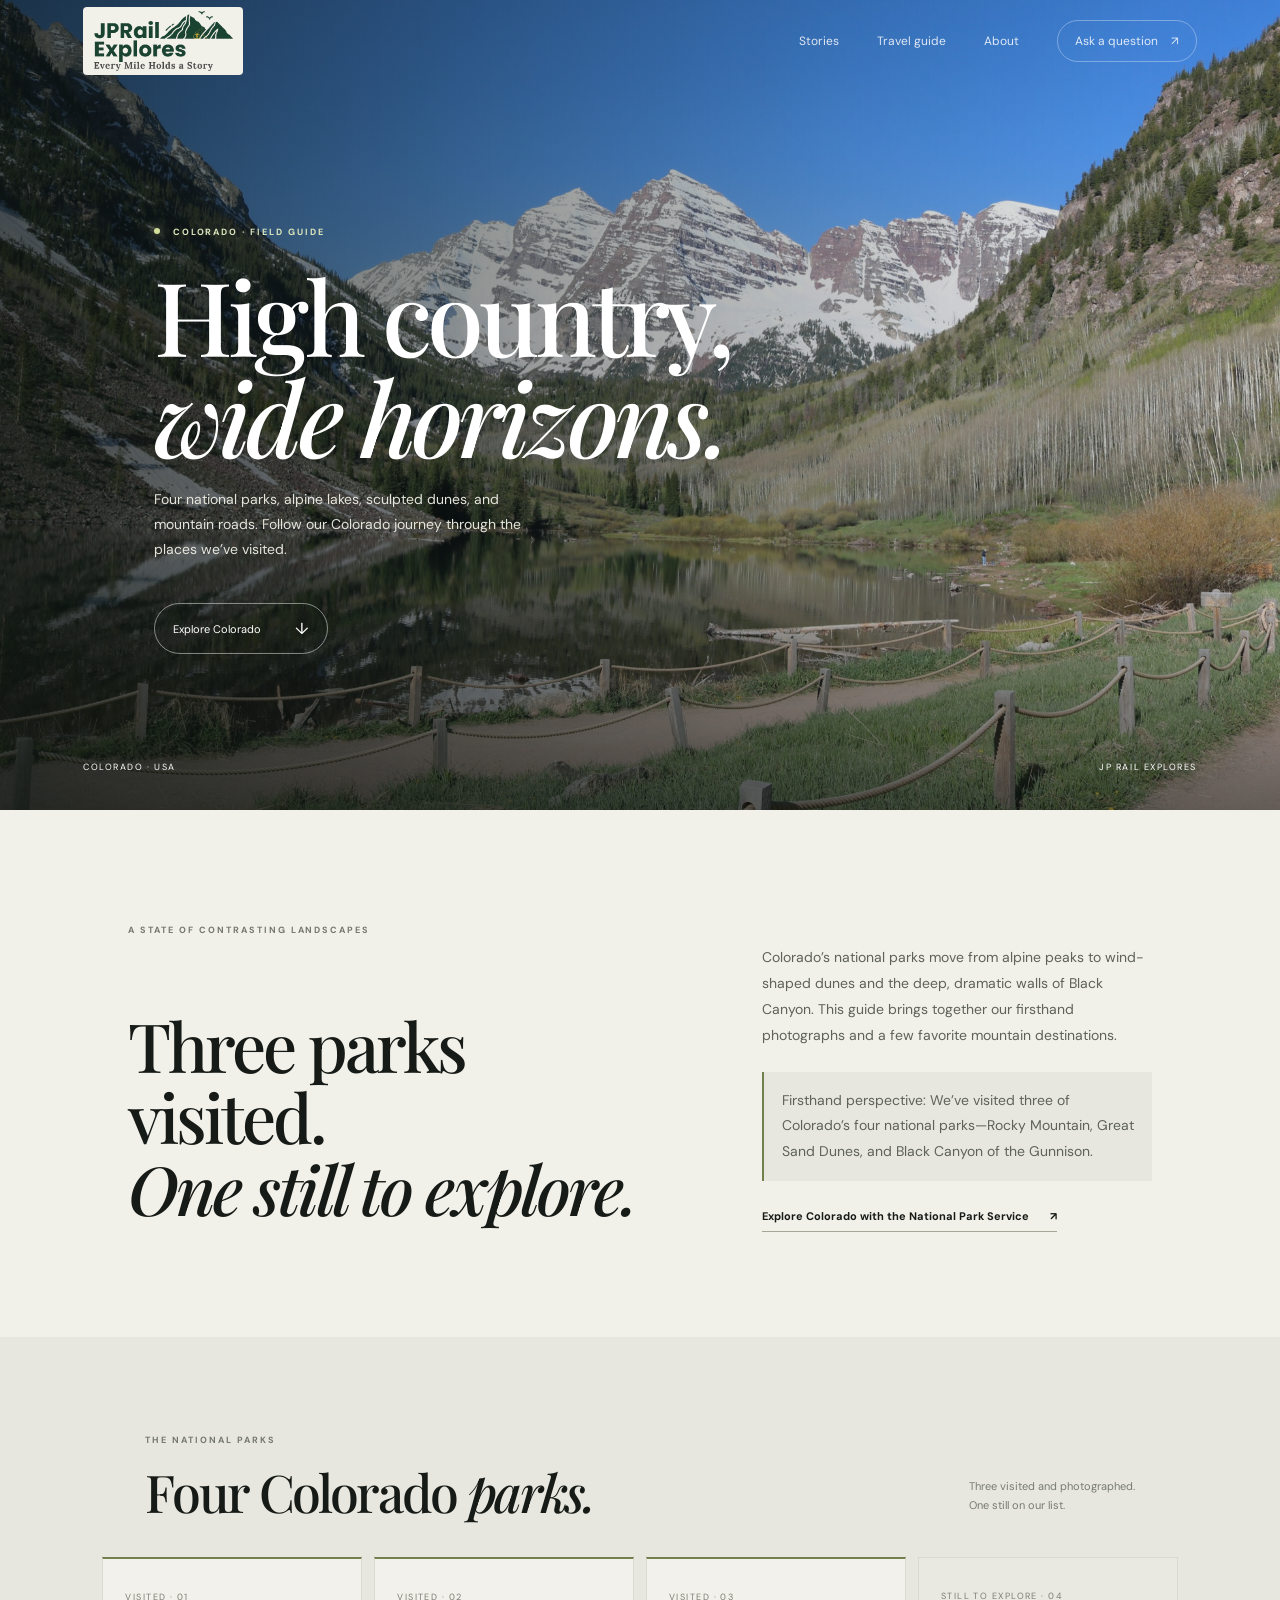
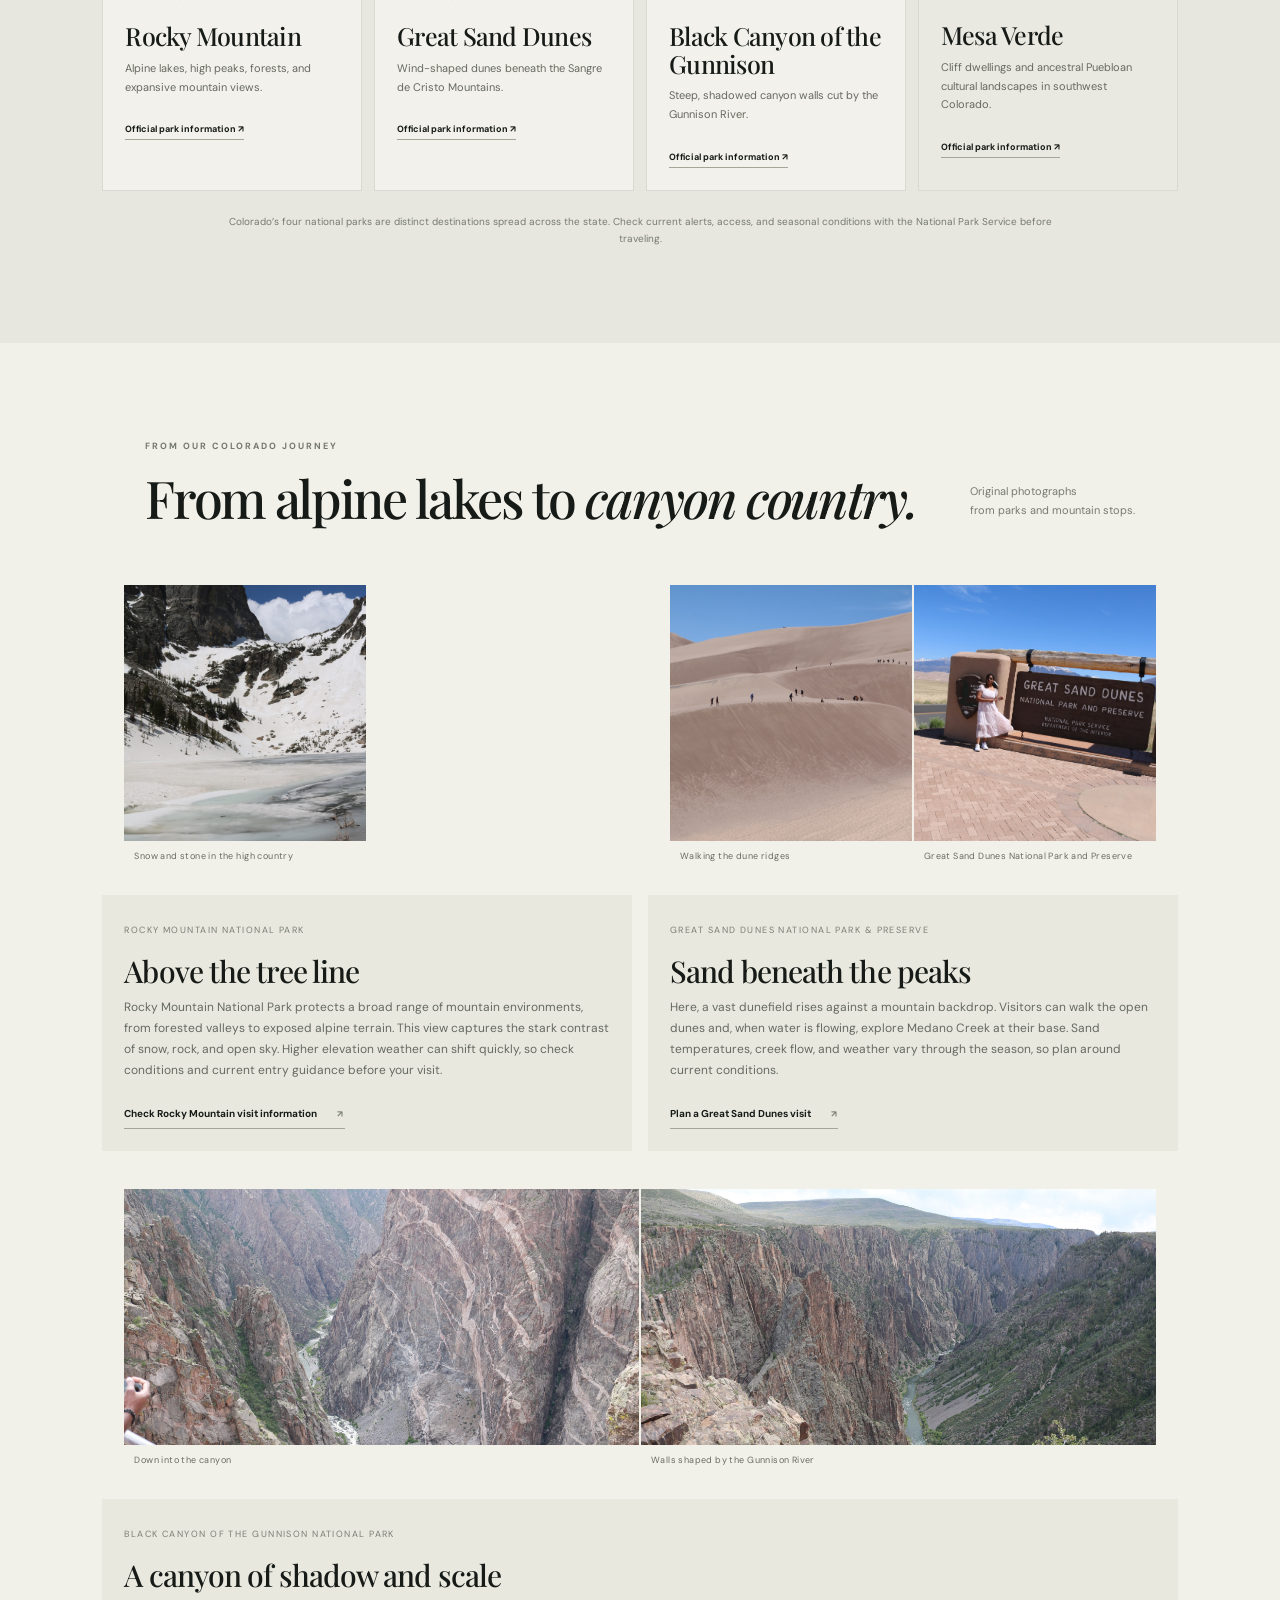
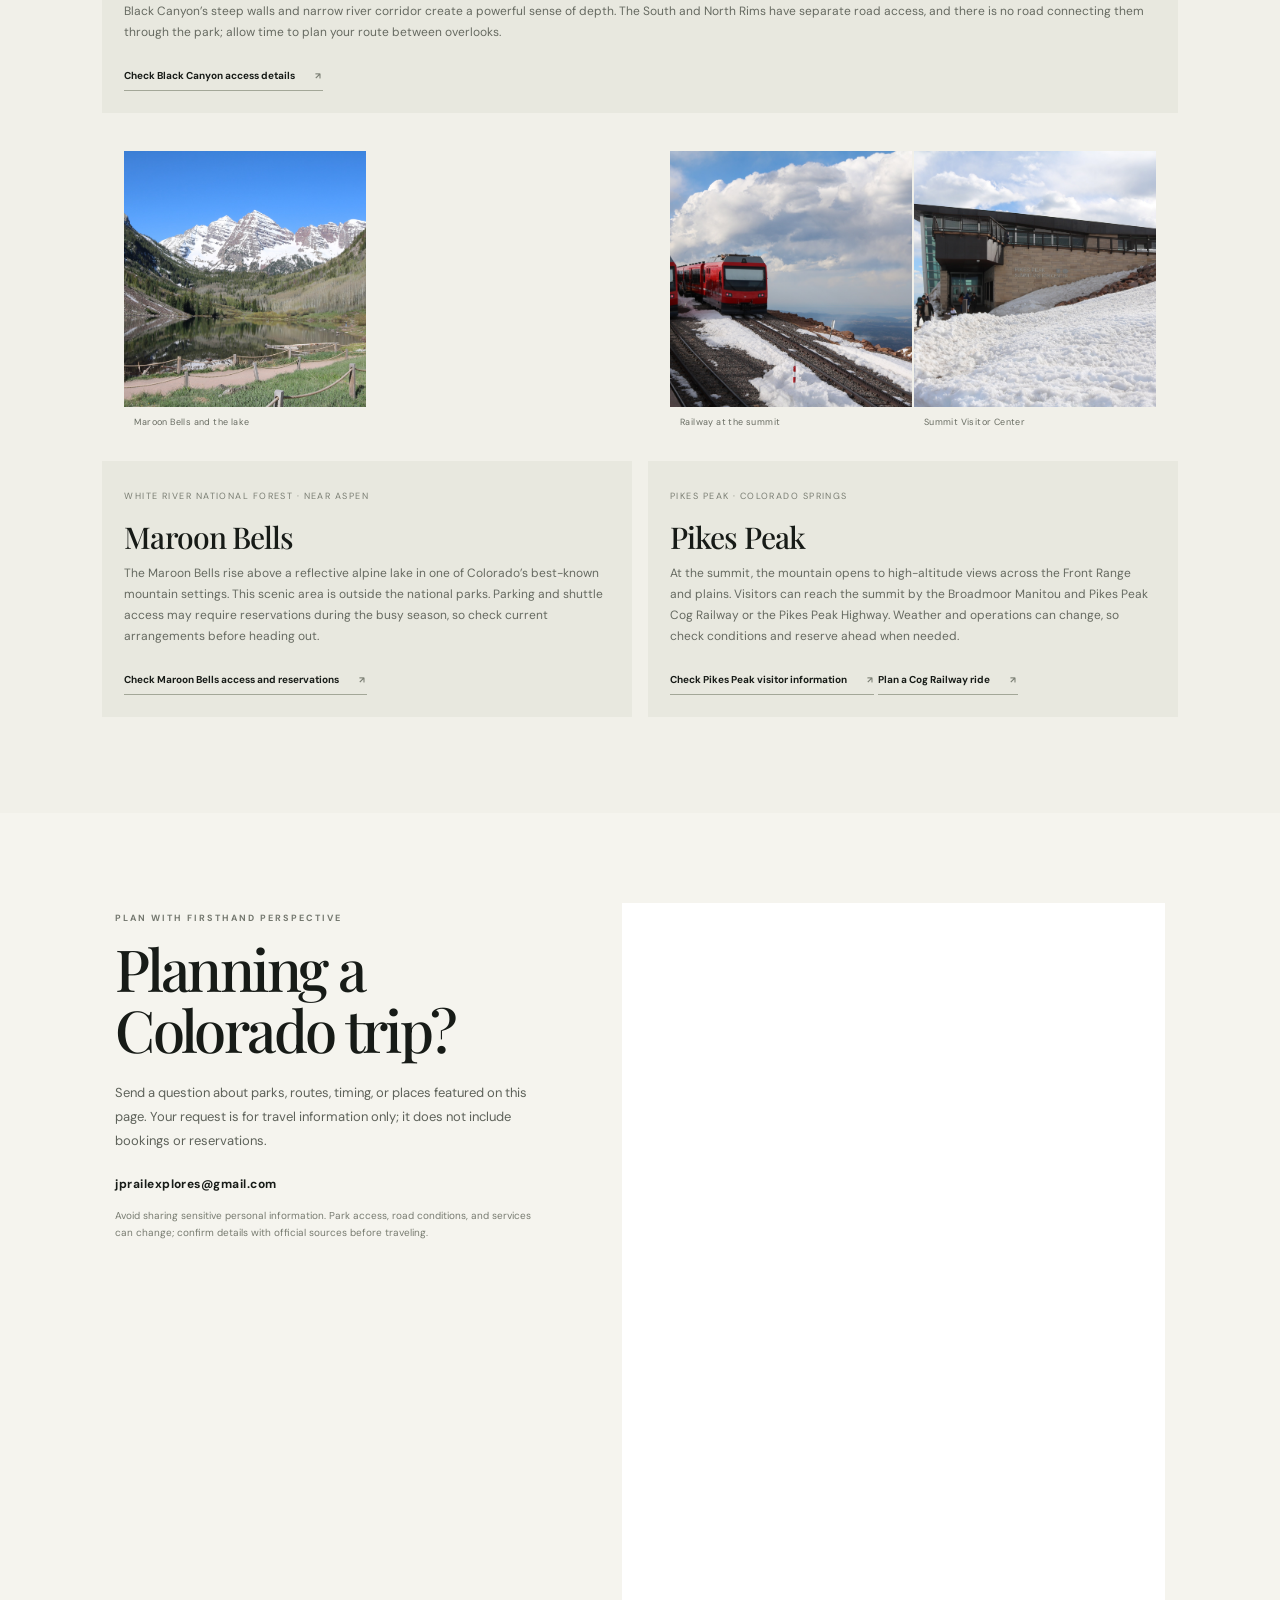
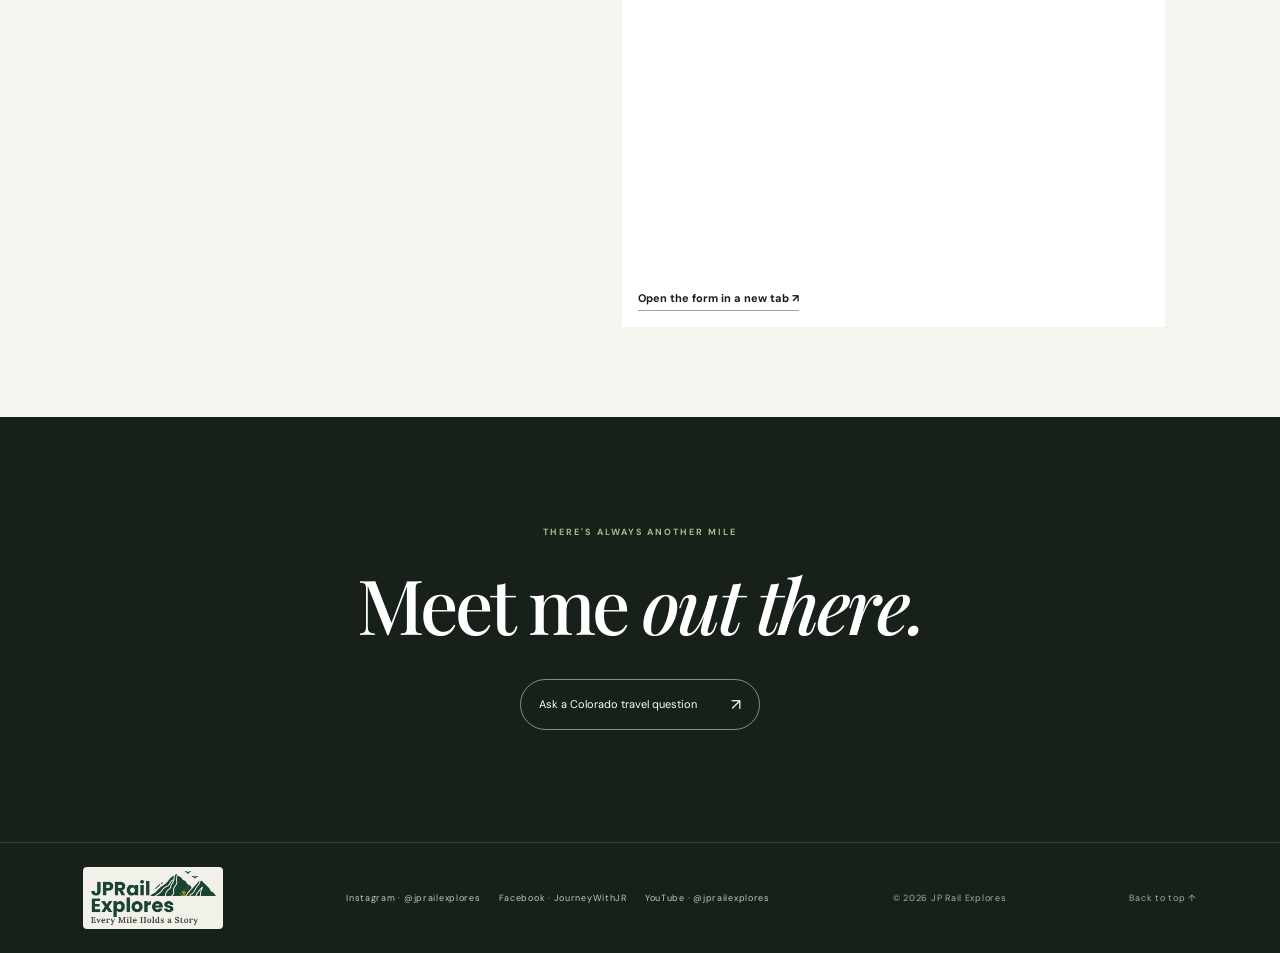
<file: colorado.html>
<!doctype html>
<html lang="en">
<head>
  <meta charset="utf-8">
  <meta name="viewport" content="width=device-width, initial-scale=1">
  <meta name="theme-color" content="#111511">
  <meta name="description" content="Explore Colorado's four national parks, with firsthand photos from Rocky Mountain, Great Sand Dunes, and Black Canyon of the Gunnison, plus Maroon Bells and Pikes Peak.">
  <meta property="og:title" content="Colorado Travel Guide — JP Rail Explores">
  <meta property="og:description" content="Three Colorado national parks visited, plus Maroon Bells and Pikes Peak, through original travel photography and field notes.">
  <meta property="og:type" content="website">
  <title>Colorado Travel Guide — JP Rail Explores</title>
  <link rel="stylesheet" href="styles.css?v=20261002-colorado1">
  <link rel="icon" type="image/png" sizes="64x64" href="assets/favicon.png">
</head>
<body class="alaska-page colorado-page">
  <header class="topbar">
    <a class="wordmark" href="index.html#top" aria-label="JP Rail Explores home"><img src="assets/jp-rail-explores-logo.png" alt="JP Rail Explores — Every Mile Holds a Story"></a>
    <nav aria-label="Main navigation"><a href="index.html#stories">Stories</a><a href="index.html#guide">Travel guide</a><a href="index.html#about">About</a><a class="nav-cta" href="#request">Ask a question <span>↗</span></a></nav>
  </header>
  <main id="top">
    <section class="hero alaska-hero" aria-labelledby="colorado-title">
      <div class="hero-image colorado-hero-image" role="img" aria-label="The Maroon Bells reflected in a mountain lake"></div>
      <div class="hero-shade"></div>
      <div class="hero-content"><p class="eyebrow"><span class="live-dot"></span> COLORADO · FIELD GUIDE</p><h1 id="colorado-title">High country,<br><em>wide horizons.</em></h1><p class="hero-copy">Four national parks, alpine lakes, sculpted dunes, and mountain roads. Follow our Colorado journey through the places we’ve visited.</p><a class="round-link" href="#parks">Explore Colorado <span>↓</span></a></div>
      <div class="hero-caption"><span>COLORADO · USA</span><a href="index.html#top">JP RAIL EXPLORES</a></div>
    </section>
    <section class="alaska-intro"><p class="eyebrow dark">A STATE OF CONTRASTING LANDSCAPES</p><div class="alaska-intro-grid"><h2>Three parks visited.<br><em>One still to explore.</em></h2><div><p>Colorado’s national parks move from alpine peaks to wind-shaped dunes and the deep, dramatic walls of Black Canyon. This guide brings together our firsthand photographs and a few favorite mountain destinations.</p><p class="firsthand-note">Firsthand perspective: We’ve visited three of Colorado’s four national parks—Rocky Mountain, Great Sand Dunes, and Black Canyon of the Gunnison.</p><a class="text-link" href="https://www.nps.gov/state/co/index.htm" target="_blank" rel="noopener noreferrer">Explore Colorado with the National Park Service <span>↗</span></a></div></div></section>
    <section class="alaska-parks" id="parks"><div class="section-head"><div><p class="eyebrow dark">THE NATIONAL PARKS</p><h2>Four Colorado <em>parks.</em></h2></div><p class="section-note">Three visited and photographed.<br>One still on our list.</p></div>
      <div class="park-grid colorado-park-grid">
        <a class="park-card visited" href="https://www.nps.gov/romo/index.htm" target="_blank" rel="noopener noreferrer"><span>VISITED · 01</span><h3>Rocky Mountain</h3><p>Alpine lakes, high peaks, forests, and expansive mountain views.</p><b>Official park information ↗</b></a>
        <a class="park-card visited" href="https://www.nps.gov/grsa/index.htm" target="_blank" rel="noopener noreferrer"><span>VISITED · 02</span><h3>Great Sand Dunes</h3><p>Wind-shaped dunes beneath the Sangre de Cristo Mountains.</p><b>Official park information ↗</b></a>
        <a class="park-card visited" href="https://www.nps.gov/blca/index.htm" target="_blank" rel="noopener noreferrer"><span>VISITED · 03</span><h3>Black Canyon of the Gunnison</h3><p>Steep, shadowed canyon walls cut by the Gunnison River.</p><b>Official park information ↗</b></a>
        <a class="park-card not-yet" href="https://www.nps.gov/meve/index.htm" target="_blank" rel="noopener noreferrer"><span>STILL TO EXPLORE · 04</span><h3>Mesa Verde</h3><p>Cliff dwellings and ancestral Puebloan cultural landscapes in southwest Colorado.</p><b>Official park information ↗</b></a>
      </div>
      <p class="guide-note">Colorado’s four national parks are distinct destinations spread across the state. Check current alerts, access, and seasonal conditions with the National Park Service before traveling.</p>
    </section>
    <section class="alaska-places colorado-places" id="places"><div class="section-head"><div><p class="eyebrow dark">FROM OUR COLORADO JOURNEY</p><h2>From alpine lakes to <em>canyon country.</em></h2></div><p class="section-note">Original photographs<br>from parks and mountain stops.</p></div>
      <div class="place-grid destination-grid colorado-destination-grid">
        <article class="place-card destination-card"><div class="destination-photos"><figure><img src="photos/colorado-rocky-mountain.jpg" alt="Snow-covered alpine basin and mountain cliffs in Colorado" loading="lazy"><figcaption>Snow and stone in the high country</figcaption></figure></div><div class="place-copy"><span>ROCKY MOUNTAIN NATIONAL PARK</span><h3>Above the tree line</h3><p>Rocky Mountain National Park protects a broad range of mountain environments, from forested valleys to exposed alpine terrain. This view captures the stark contrast of snow, rock, and open sky. Higher elevation weather can shift quickly, so check conditions and current entry guidance before your visit.</p><a class="text-link" href="https://www.nps.gov/romo/planyourvisit/timed-entry-permit-system.htm" target="_blank" rel="noopener noreferrer">Check Rocky Mountain visit information <span>↗</span></a></div></article>
        <article class="place-card destination-card"><div class="destination-photos"><figure><img src="photos/colorado-great-sand-dunes.jpg" alt="Visitors crossing the broad slopes of Great Sand Dunes" loading="lazy"><figcaption>Walking the dune ridges</figcaption></figure><figure><img src="photos/colorado-great-sand-dunes-sign.jpg" alt="Traveler beside the Great Sand Dunes National Park and Preserve entrance sign" loading="lazy"><figcaption>Great Sand Dunes National Park and Preserve</figcaption></figure></div><div class="place-copy"><span>GREAT SAND DUNES NATIONAL PARK &amp; PRESERVE</span><h3>Sand beneath the peaks</h3><p>Here, a vast dunefield rises against a mountain backdrop. Visitors can walk the open dunes and, when water is flowing, explore Medano Creek at their base. Sand temperatures, creek flow, and weather vary through the season, so plan around current conditions.</p><a class="text-link" href="https://www.nps.gov/grsa/planyourvisit/index.htm" target="_blank" rel="noopener noreferrer">Plan a Great Sand Dunes visit <span>↗</span></a></div></article>
        <article class="place-card destination-card destination-card-wide"><div class="destination-photos"><figure><img src="photos/colorado-black-canyon-overlook.jpg" alt="Looking down into the deep Black Canyon of the Gunnison" loading="lazy"><figcaption>Down into the canyon</figcaption></figure><figure><img src="photos/colorado-black-canyon-panorama.jpg" alt="A wide view across the sheer walls of Black Canyon of the Gunnison" loading="lazy"><figcaption>Walls shaped by the Gunnison River</figcaption></figure></div><div class="place-copy"><span>BLACK CANYON OF THE GUNNISON NATIONAL PARK</span><h3>A canyon of shadow and scale</h3><p>Black Canyon’s steep walls and narrow river corridor create a powerful sense of depth. The South and North Rims have separate road access, and there is no road connecting them through the park; allow time to plan your route between overlooks.</p><a class="text-link" href="https://www.nps.gov/blca/planyourvisit/basicinfo.htm" target="_blank" rel="noopener noreferrer">Check Black Canyon access details <span>↗</span></a></div></article>
        <article class="place-card destination-card"><div class="destination-photos"><figure><img src="photos/colorado-maroon-bells.jpg" alt="The Maroon Bells reflected in a calm alpine lake near Aspen" loading="lazy"><figcaption>Maroon Bells and the lake</figcaption></figure></div><div class="place-copy"><span>WHITE RIVER NATIONAL FOREST · NEAR ASPEN</span><h3>Maroon Bells</h3><p>The Maroon Bells rise above a reflective alpine lake in one of Colorado’s best-known mountain settings. This scenic area is outside the national parks. Parking and shuttle access may require reservations during the busy season, so check current arrangements before heading out.</p><a class="text-link" href="https://www.visitmaroonbells.com/" target="_blank" rel="noopener noreferrer">Check Maroon Bells access and reservations <span>↗</span></a></div></article>
        <article class="place-card destination-card"><div class="destination-photos"><figure><img src="photos/colorado-pikes-peak-railway.jpg" alt="Red cog railway trains at the snowy summit of Pikes Peak" loading="lazy"><figcaption>Railway at the summit</figcaption></figure><figure><img src="photos/colorado-pikes-peak-summit.jpg" alt="Pikes Peak Summit Visitor Center surrounded by snow" loading="lazy"><figcaption>Summit Visitor Center</figcaption></figure></div><div class="place-copy"><span>PIKES PEAK · COLORADO SPRINGS</span><h3>Pikes Peak</h3><p>At the summit, the mountain opens to high-altitude views across the Front Range and plains. Visitors can reach the summit by the Broadmoor Manitou and Pikes Peak Cog Railway or the Pikes Peak Highway. Weather and operations can change, so check conditions and reserve ahead when needed.</p><a class="text-link" href="https://coloradosprings.gov/pikes-peak-americas-mountain" target="_blank" rel="noopener noreferrer">Check Pikes Peak visitor information <span>↗</span></a> <a class="text-link" href="https://www.cograilway.com/ride/" target="_blank" rel="noopener noreferrer">Plan a Cog Railway ride <span>↗</span></a></div></article>
      </div>
    </section>
    <section class="alaska-request" id="request"><div class="alaska-request-intro"><p class="eyebrow dark">PLAN WITH FIRSTHAND PERSPECTIVE</p><h2>Planning a Colorado trip?</h2><p>Send a question about parks, routes, timing, or places featured on this page. Your request is for travel information only; it does not include bookings or reservations.</p><p class="request-email">jprailexplores@gmail.com</p><p class="form-note">Avoid sharing sensitive personal information. Park access, road conditions, and services can change; confirm details with official sources before traveling.</p></div><div class="online-form"><iframe title="JP Rail Explores Colorado travel information request form" src="https://docs.google.com/forms/d/e/1FAIpQLSdDs-veJ_ku_JM8qxILo8qp4ORfpNAqQkBWM69fjj8xAZWIZg/viewform?embedded=true" loading="lazy">Loading form…</iframe><a class="form-fallback" href="https://docs.google.com/forms/d/e/1FAIpQLSdDs-veJ_ku_JM8qxILo8qp4ORfpNAqQkBWM69fjj8xAZWIZg/viewform" target="_blank" rel="noopener noreferrer">Open the form in a new tab ↗</a></div></section>
    <section class="closing"><p class="eyebrow">THERE'S ALWAYS ANOTHER MILE</p><h2>Meet me <em>out there.</em></h2><a class="round-link" href="#request">Ask a Colorado travel question <span>↗</span></a></section>
  </main>
  <footer><a class="wordmark" href="index.html#top" aria-label="JP Rail Explores home"><img src="assets/jp-rail-explores-logo.png" alt="JP Rail Explores — Every Mile Holds a Story"></a><nav class="social-links" aria-label="Social media"><a href="https://www.instagram.com/jprailexplores/" target="_blank" rel="noopener noreferrer">Instagram · @jprailexplores</a><a href="https://www.facebook.com/journeywithjr/" target="_blank" rel="noopener noreferrer">Facebook · JourneyWithJR</a><a href="https://www.youtube.com/@jprailexplores" target="_blank" rel="noopener noreferrer">YouTube · @jprailexplores</a></nav><span>© <span id="year"></span> JP Rail Explores</span><a href="#top">Back to top ↑</a></footer>
  <script>document.getElementById('year').textContent = new Date().getFullYear();</script>
</body>
</html>
</file>
<file: styles.css>
@import url('https://fonts.googleapis.com/css2?family=DM+Sans:wght@400;500;600;700&family=Playfair+Display:ital,wght@0,500;0,600;1,500;1,600&display=swap');
:root{--ink:#171b17;--paper:#f1f0e9;--muted:#777b70;--lime:#d2df9c;--serif:'Playfair Display',Georgia,serif;--sans:'DM Sans',Arial,sans-serif}*{box-sizing:border-box}html{scroll-behavior:smooth}body{margin:0;background:var(--paper);color:var(--ink);font-family:var(--sans);-webkit-font-smoothing:antialiased}a{color:inherit;text-decoration:none}.topbar{height:82px;padding:0 6.5%;display:flex;align-items:center;justify-content:space-between;position:absolute;z-index:5;top:0;left:0;right:0;color:white}.wordmark{display:flex;align-items:center;gap:12px;font-size:11px;font-weight:700;letter-spacing:.17em}.wordmark i{font-style:normal;font-weight:400}.mark{width:34px;height:34px;border:1px solid #ffffff80;border-radius:50%;display:grid;place-items:center;font-family:var(--serif);font-size:13px;letter-spacing:0}.topbar nav{display:flex;align-items:center;gap:38px;font-size:12px}.topbar nav>a{opacity:.83}.topbar nav>a:hover{opacity:1}.nav-cta{border:1px solid #ffffff65;border-radius:99px;padding:12px 17px}.nav-cta span{margin-left:10px}.hero{height:min(810px,100svh);min-height:650px;position:relative;background:#333;overflow:hidden;color:#fff}.hero-image,.hero-shade{position:absolute;inset:0}.hero-image{background-size:cover;background-position:center 46%;transform:scale(1.02);animation:arrive 1.2s ease both}.hero-shade{background:linear-gradient(90deg,rgba(13,20,16,.72),rgba(13,20,16,.23) 67%,rgba(13,20,16,.06)),linear-gradient(0deg,rgba(10,14,10,.52),transparent 30%)}.hero-content{position:absolute;left:12%;top:50%;transform:translateY(-43%);max-width:680px}.eyebrow{font-size:9px;letter-spacing:.22em;font-weight:700;color:#dbe6bc}.live-dot{display:inline-block;width:6px;height:6px;border-radius:50%;background:var(--lime);margin:0 9px 1px 0;box-shadow:0 0 12px var(--lime)}h1,h2{font-family:var(--serif);font-weight:500;letter-spacing:-.045em}h1{font-size:clamp(56px,8vw,108px);line-height:.99;margin:26px 0 20px}h1 em,h2 em{font-weight:500}.hero-copy{color:#e5e5dc;max-width:380px;font-size:14px;line-height:1.8}.round-link{display:inline-flex;gap:34px;align-items:center;border:1px solid #ffffff7a;border-radius:99px;padding:14px 18px;margin-top:27px;font-size:11px}.round-link span{font-size:16px}.round-link:hover{background:white;color:var(--ink)}.hero-caption{position:absolute;bottom:37px;left:6.5%;right:6.5%;display:flex;justify-content:space-between;font-size:9px;letter-spacing:.17em}.hero-side{position:absolute;right:25px;top:50%;writing-mode:vertical-rl;font-size:8px;letter-spacing:.22em;color:#ffffffa0}.intro{padding:120px 12% 126px}.dark{color:#74786f}.intro-grid{display:grid;grid-template-columns:1.1fr .65fr;gap:10%;align-items:end}.intro h2,.section-head h2{font-size:clamp(42px,5vw,66px);line-height:1.06;margin:18px 0 0}.intro-grid>div{padding-bottom:4px}.intro-grid>div p{font-size:14px;line-height:1.9;color:#5e625a;margin:0 0 23px}.text-link{font-size:11px;font-weight:700;border-bottom:1px solid #a3a798;padding-bottom:8px}.text-link span{margin-left:18px}.stories{background:#e7e7df;padding:95px 8% 110px}.section-head{display:flex;justify-content:space-between;align-items:end;margin:0 4% 38px}.section-head h2{font-size:52px}.section-note{color:var(--muted);font-size:11px;line-height:1.7;margin:0 0 5px}.story-grid{display:grid;grid-template-columns:repeat(3,1fr);gap:18px}.story-card{min-width:0}.story-image{height:clamp(220px,27vw,385px);background-size:cover;background-position:center;position:relative;overflow:hidden}.story-image:after{content:'';position:absolute;inset:40% 0 0;background:linear-gradient(transparent,rgba(0,0,0,.28))}.story-card:nth-child(3n+2){margin-top:48px}.story-meta{display:flex;justify-content:space-between;margin:17px 0 8px;color:#787b72;font-size:9px;letter-spacing:.14em;text-transform:uppercase}.story-card h3{font-family:var(--serif);font-weight:500;font-size:25px;letter-spacing:-.03em;margin:0}.story-card p{color:#70746b;font-size:11px;line-height:1.6;margin:8px 0 0}.closing{background:#172019;color:white;text-align:center;padding:100px 20px 112px}.closing h2{font-size:clamp(48px,6vw,76px);margin:15px 0 0}.closing .eyebrow{color:#acba8d}.closing .round-link{margin-top:25px}footer{background:#172019;color:#ffffffa0;border-top:1px solid #ffffff21;padding:24px 6.5%;display:flex;justify-content:space-between;align-items:center;font-size:9px;letter-spacing:.08em}footer .wordmark{color:white;font-size:9px}footer .mark{width:28px;height:28px}@keyframes arrive{from{transform:scale(1.07);opacity:.6}to{transform:scale(1.02);opacity:1}}@media(max-width:700px){.topbar{height:70px;padding:0 6%}.topbar nav{gap:17px;font-size:10px}.topbar nav>a:nth-child(2){display:none}.nav-cta{padding:10px 12px}.wordmark{font-size:9px;gap:8px}.mark{width:30px;height:30px}.hero{min-height:680px;height:92svh}.hero-content{left:8%;right:8%;top:48%}h1{font-size:clamp(55px,13vw,82px)}.hero-side{right:12px}.hero-caption{left:8%;right:8%;bottom:25px}.intro{padding:82px 8% 90px}.intro-grid{grid-template-columns:1fr;gap:24px}.intro h2{font-size:49px}.intro-grid>div{max-width:440px}.stories{padding:75px 7% 85px}.section-head{margin:0 1% 28px;align-items:start}.section-head h2{font-size:43px}.section-note{font-size:10px}.story-grid{grid-template-columns:1fr 1fr;gap:28px 13px}.story-image{height:58vw;max-height:310px}.story-card:nth-child(3n+2){margin-top:0}.story-card:nth-child(even){margin-top:28px}.story-card h3{font-size:20px}.story-card p{font-size:10px}.story-meta{font-size:8px;letter-spacing:.08em}.closing{padding:80px 20px 90px}footer{padding:20px 6%;gap:15px}footer>span{display:none}}@media(prefers-reduced-motion:reduce){html{scroll-behavior:auto}*,*:before,*:after{animation-duration:.01ms!important;transition-duration:.01ms!important}}

.social-links{display:flex;gap:18px;align-items:center}.social-links a{color:#ffffffbf}.social-links a:hover{color:var(--lime)}@media(max-width:700px){footer{flex-wrap:wrap}.social-links{gap:12px}}
.wordmark img{display:block;width:160px;max-height:68px;height:auto;object-fit:contain;padding:4px 7px;background:var(--paper);border-radius:4px}footer .wordmark img{width:140px;max-height:62px}@media(max-width:700px){.wordmark img{width:135px;max-height:58px}footer .wordmark img{width:125px;max-height:54px}}

.guide{padding:108px 9% 112px;background:#f5f4ee}.guide-intro{max-width:690px;margin:0 auto 48px;text-align:center}.guide-intro h2{font-size:clamp(42px,5vw,64px);line-height:1.08;margin:15px 0}.guide-intro>p:last-child{max-width:600px;margin:0 auto;color:#62665d;font-size:14px;line-height:1.85}.guide-cards{display:grid;grid-template-columns:repeat(3,1fr);gap:16px}.guide-card{padding:28px 25px 27px;border:1px solid #d9d9d0;background:#eeede6;min-height:205px}.guide-card>span{font-size:9px;letter-spacing:.17em;color:#7a7e73}.guide-card h3,.request-panel h3{font-family:var(--serif);font-size:28px;font-weight:500;letter-spacing:-.03em;margin:21px 0 8px}.guide-card p,.request-panel>div>p:not(.eyebrow):not(.request-email){color:#666a61;font-size:12px;line-height:1.75;margin:0 0 18px}.guide-card a{font-size:10px;font-weight:700;border-bottom:1px solid #a3a798;padding-bottom:5px}.guide-note{max-width:800px;margin:22px auto 0;color:#777b70;text-align:center;font-size:10px;line-height:1.7}.request-panel{margin:82px auto 0;padding:44px;max-width:1040px;background:#e8e8df;display:grid;grid-template-columns:.8fr 1fr;gap:9%;align-items:start}.request-panel h3{font-size:38px;margin:14px 0}.request-panel>div>p:not(.eyebrow):not(.request-email){font-size:13px}.request-email{font-size:12px;font-weight:700;letter-spacing:.04em}.request-panel form{display:grid;gap:13px}.request-panel label{display:grid;gap:6px;font-size:10px;font-weight:700;letter-spacing:.04em}.request-panel label span{display:inline;font-weight:400;color:#777b70}.request-panel input,.request-panel select,.request-panel textarea{width:100%;border:1px solid #c6c7bd;border-radius:2px;padding:11px 12px;background:#f8f7f1;color:var(--ink);font:12px var(--sans)}.request-panel textarea{resize:vertical;line-height:1.5}.request-panel input:focus,.request-panel select:focus,.request-panel textarea:focus{outline:2px solid #78865c;outline-offset:1px}.request-submit{justify-self:start;border:0;background:#172019;color:#fff;border-radius:99px;padding:13px 18px;font:600 11px var(--sans);cursor:pointer}.request-submit span{margin-left:16px}.request-submit:hover{background:#354338}.form-note{margin:0;color:#777b70;font-size:9px;line-height:1.6}
@media(max-width:700px){.topbar nav{gap:12px}.topbar nav>a:nth-child(3){display:none}.guide{padding:78px 7% 82px}.guide-intro{margin-bottom:30px}.guide-cards{grid-template-columns:1fr;gap:10px}.guide-card{min-height:0;padding:23px}.request-panel{margin-top:54px;padding:27px 21px;grid-template-columns:1fr;gap:25px}.request-panel h3{font-size:32px}}
.online-form{min-width:0}.online-form iframe{display:block;width:100%;height:960px;border:0;background:transparent}.form-fallback{display:inline-block;margin-top:12px;font-size:11px;font-weight:700;border-bottom:1px solid #a3a798;padding-bottom:5px}.form-note{margin:15px 0 0;color:#777b70;font-size:10px;line-height:1.7}@media(max-width:700px){.online-form iframe{height:1100px}}
.hero-destination{position:absolute;inset:0;z-index:0}.hero-shade{z-index:1;pointer-events:none}.hero-content,.hero-caption,.hero-side{z-index:2}.hero-content{pointer-events:none}.hero-content .round-link{pointer-events:auto}.hero-caption{align-items:center}.hero-arrow{margin-left:10px;border:1px solid #ffffff70;border-radius:50%;width:30px;height:30px;background:#11151140;color:#fff;font:16px var(--sans);cursor:pointer}.hero-arrow:hover,.hero-arrow:focus-visible{background:#fff;color:#171b17}.hero-destination:focus-visible{outline:3px solid #d2df9c;outline-offset:-5px}.alaska-page{background:#f1f0e9}.alaska-hero-image{background-image:url('photos/alaska-denali-range.jpg');background-position:center 52%}.alaska-intro{padding:105px 10% 112px}.alaska-intro-grid{display:grid;grid-template-columns:1fr .72fr;gap:9%;align-items:end}.alaska-intro h2,.alaska-request h2{font:500 clamp(42px,5.3vw,68px)/1.06 var(--serif);letter-spacing:-.045em;margin:18px 0 0}.alaska-intro-grid>div p,.alaska-request-intro>p:not(.eyebrow):not(.request-email):not(.form-note){color:#5e625a;font-size:14px;line-height:1.85;margin:0 0 23px}.alaska-parks,.alaska-places,.alaska-gallery{padding:88px 8% 96px}.alaska-parks{background:#e7e7df}.park-grid{display:grid;grid-template-columns:repeat(4,1fr);gap:12px}.park-card{display:block;padding:25px 22px;background:#f2f1eb;border:1px solid #d8d9d0;min-height:220px;transition:transform .2s,background .2s}.park-card:hover{transform:translateY(-3px);background:#fff}.park-card>span,.place-card span{font-size:9px;letter-spacing:.16em;color:#7a7e73}.park-card h3,.place-card h3{font:500 25px/1.1 var(--serif);letter-spacing:-.03em;margin:17px 0 9px}.park-card p,.place-card p{color:#666a61;font-size:11px;line-height:1.7;margin:0 0 20px}.park-card b{font-size:9px;border-bottom:1px solid #a3a798;padding-bottom:4px}.guide-note{max-width:860px}.place-grid{display:grid;grid-template-columns:repeat(3,1fr);gap:16px}.place-card{background:#e8e8df}.place-card img{display:block;width:100%;height:230px;object-fit:cover}.place-card>div{padding:22px}.place-card h3{font-size:30px}.place-card p{font-size:12px}.alaska-gallery{background:#e7e7df}.alaska-photo-grid{display:grid;grid-template-columns:repeat(4,1fr);gap:12px}.alaska-photo-grid figure{margin:0;min-width:0}.alaska-photo-grid img{width:100%;height:clamp(180px,24vw,330px);object-fit:cover;display:block}.alaska-photo-grid figcaption{padding:10px 0;color:#686c62;font-size:10px;letter-spacing:.08em}.alaska-request{padding:90px 9%;display:grid;grid-template-columns:.78fr 1fr;gap:8%;align-items:start;background:#f5f4ee}.alaska-request h2{font-size:clamp(40px,4.6vw,58px);margin:14px 0 20px}.alaska-request-intro>p:not(.eyebrow):not(.request-email):not(.form-note){font-size:13px}.alaska-request .online-form{background:#fff;padding:16px}.alaska-request .online-form iframe{height:960px}.alaska-page .topbar{position:absolute}@media(max-width:900px){.park-grid{grid-template-columns:repeat(2,1fr)}.alaska-photo-grid{grid-template-columns:repeat(2,1fr)}.alaska-intro-grid{grid-template-columns:1fr;gap:25px}.alaska-request{grid-template-columns:1fr;gap:28px}.alaska-request-intro{max-width:620px}}@media(max-width:700px){.hero-content{pointer-events:none}.hero-content .round-link{pointer-events:auto}.alaska-intro{padding:78px 8% 84px}.alaska-intro-grid{gap:20px}.alaska-parks,.alaska-places,.alaska-gallery{padding:72px 7% 78px}.park-grid{grid-template-columns:1fr 1fr;gap:9px}.park-card{min-height:210px;padding:19px 15px}.park-card h3{font-size:21px}.park-card p{font-size:10px}.place-grid{grid-template-columns:1fr;gap:14px}.place-card img{height:56vw;max-height:330px}.alaska-photo-grid{gap:10px}.alaska-photo-grid img{height:52vw}.alaska-request{padding:75px 7%}.alaska-request .online-form{padding:8px}.hero-caption{font-size:8px}.hero-arrow{width:28px;height:28px;margin-left:5px}}
.firsthand-note{padding:16px 18px;border-left:2px solid #71804c;background:#e7e7df;color:#384034;font-size:12px;line-height:1.75}.feature-intro{max-width:720px;margin:0 0 28px;color:#666a61;font-size:13px;line-height:1.8}.denali-photo-grid{grid-template-columns:repeat(3,minmax(0,1fr));row-gap:27px}.denali-photo-grid figure{background:#f1f0e9}.denali-photo-grid img{height:clamp(200px,23vw,310px);object-fit:cover}.denali-photo-grid figcaption{display:grid;gap:7px;padding:13px 14px 15px;letter-spacing:0}.denali-photo-grid figcaption strong{color:#30362e;font:500 15px/1.25 var(--serif)}.denali-photo-grid figcaption span{color:#686c62;font-size:11px;line-height:1.65}.destination-grid{grid-template-columns:repeat(2,minmax(0,1fr));align-items:stretch}.destination-card{display:flex;flex-direction:column;min-width:0}.destination-card-wide{grid-column:1/-1}.destination-photos{display:grid;grid-template-columns:repeat(2,minmax(0,1fr));gap:2px;background:#f1f0e9}.destination-photos-trio{grid-template-columns:repeat(3,minmax(0,1fr))}.destination-photos figure{margin:0;min-width:0;background:#f1f0e9}.destination-photos img{display:block;width:100%;height:clamp(175px,20vw,260px);object-fit:cover}.destination-photos figcaption{padding:9px 10px 10px;color:#686c62;font-size:9px;letter-spacing:.045em;line-height:1.45}.destination-photos-trio img{height:clamp(160px,18vw,230px)}.place-copy{padding:22px}.place-copy h3{font-size:30px}.place-copy p{font-size:12px;line-height:1.75}.destination-card-wide .destination-photos-trio img{height:clamp(190px,23vw,300px)}@media(max-width:900px){.denali-photo-grid{grid-template-columns:repeat(2,minmax(0,1fr))}.destination-grid{grid-template-columns:1fr}.destination-card-wide{grid-column:auto}}@media(max-width:700px){.denali-photo-grid{grid-template-columns:1fr;row-gap:20px}.denali-photo-grid img{height:60vw;max-height:380px}.destination-photos img{height:42vw;max-height:280px}.destination-photos-trio{grid-template-columns:1fr}.destination-photos-trio img,.destination-card-wide .destination-photos-trio img{height:58vw;max-height:350px}.destination-photos-trio figcaption{padding:8px 10px}.firsthand-note{font-size:11px}}

/* Arches and Moab feature */
.arches-section{padding:100px 8% 92px;background:#f5f3ec}
.arches-heading{max-width:790px;margin:0 auto 56px;text-align:center}
.arches-heading h2{font-size:clamp(42px,5.2vw,68px);line-height:1.06;margin:18px 0 15px}
.arches-lead{max-width:520px;margin:0 auto;color:#666a61;font-size:13px;line-height:1.8}
.arches-copy-grid{max-width:1080px;margin:0 auto 52px;display:grid;grid-template-columns:1fr 1fr;gap:9%}
.arches-copy-grid h3{font:500 29px/1.15 var(--serif);letter-spacing:-.025em;margin:12px 0}
.arches-copy-grid article>p:not(.eyebrow){font-size:12px;line-height:1.85;color:#60645b;margin:0 0 19px}
.arches-gallery{display:grid;grid-template-columns:repeat(3,minmax(0,1fr));gap:14px;max-width:1280px;margin:auto}
.arches-gallery figure{margin:0;min-width:0;background:#e8e7df}
.arches-gallery img{display:block;width:100%;height:clamp(205px,25vw,350px);object-fit:cover}
.arches-gallery figcaption{display:grid;gap:6px;padding:14px 15px 17px}
.arches-gallery figcaption strong{font:500 17px/1.2 var(--serif);color:#30362e}
.arches-gallery figcaption span{font-size:10px;line-height:1.65;color:#686c62}
.arches-note{max-width:1280px;margin:18px auto 0;color:#777b70;font-size:10px;line-height:1.7}
.arches-note a{border-bottom:1px solid #a3a798;font-weight:700}
@media(max-width:900px){.arches-section{padding:82px 7%}.arches-copy-grid{gap:6%}.arches-gallery img{height:clamp(190px,30vw,300px)}}
@media(max-width:700px){.arches-section{padding:72px 7% 76px}.arches-heading{margin-bottom:38px}.arches-heading h2{font-size:44px}.arches-copy-grid{grid-template-columns:1fr;gap:30px;margin-bottom:38px}.arches-copy-grid h3{font-size:26px}.arches-gallery{grid-template-columns:1fr;gap:16px}.arches-gallery img{height:58vw;max-height:380px}.arches-gallery figcaption{padding:12px 13px 15px}}

/* Colorado destination guide */
.guide-cards-colorado{grid-template-columns:repeat(4,minmax(0,1fr))}
.colorado-hero-image{background-image:url('photos/colorado-maroon-bells.jpg');background-position:center 52%}
.colorado-park-grid .park-card{position:relative}
.colorado-park-grid .park-card.visited{border-top:2px solid #71804c}
.colorado-park-grid .park-card.not-yet{background:#e9e8e1}
.colorado-destination-grid .place-copy .text-link{display:inline-block;margin-top:2px;font-size:10px}
@media(max-width:900px){.guide-cards-colorado{grid-template-columns:repeat(2,minmax(0,1fr))}}
@media(max-width:700px){.guide-cards-colorado{grid-template-columns:1fr}}
</file>
